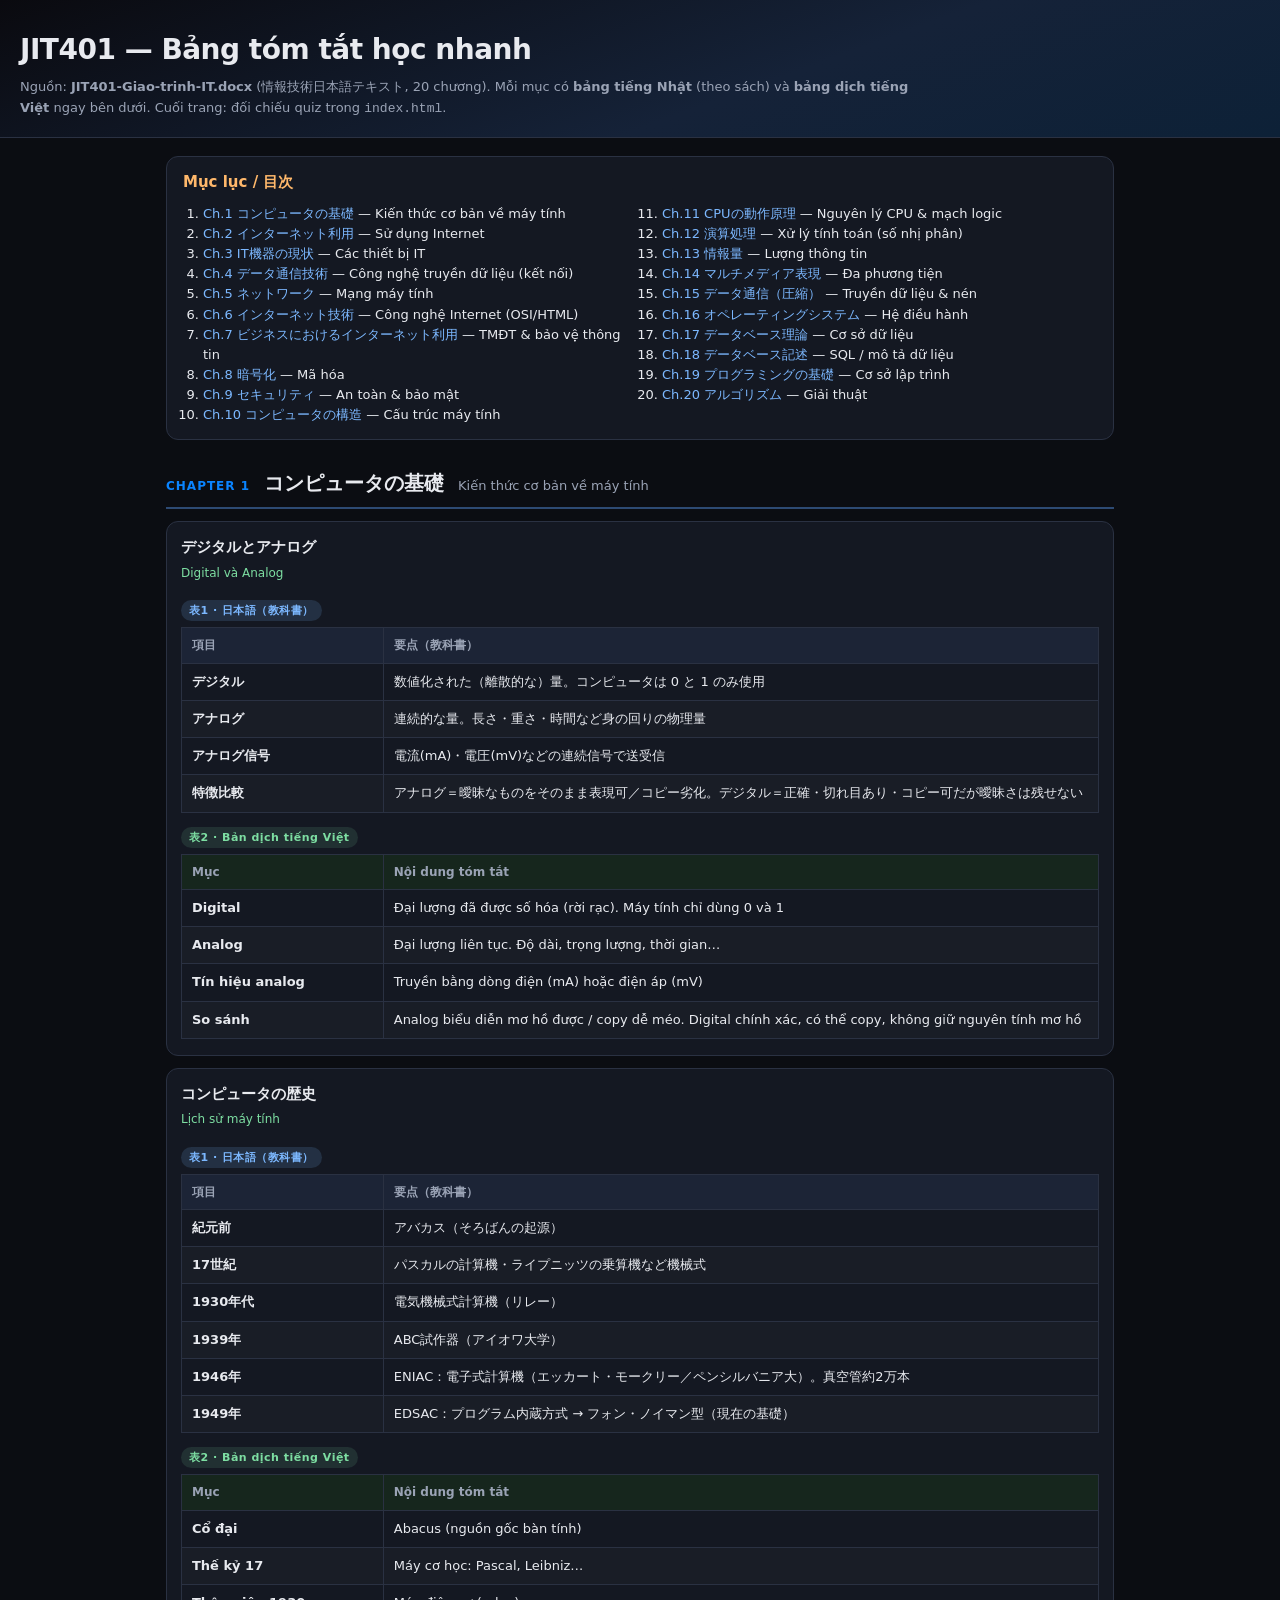
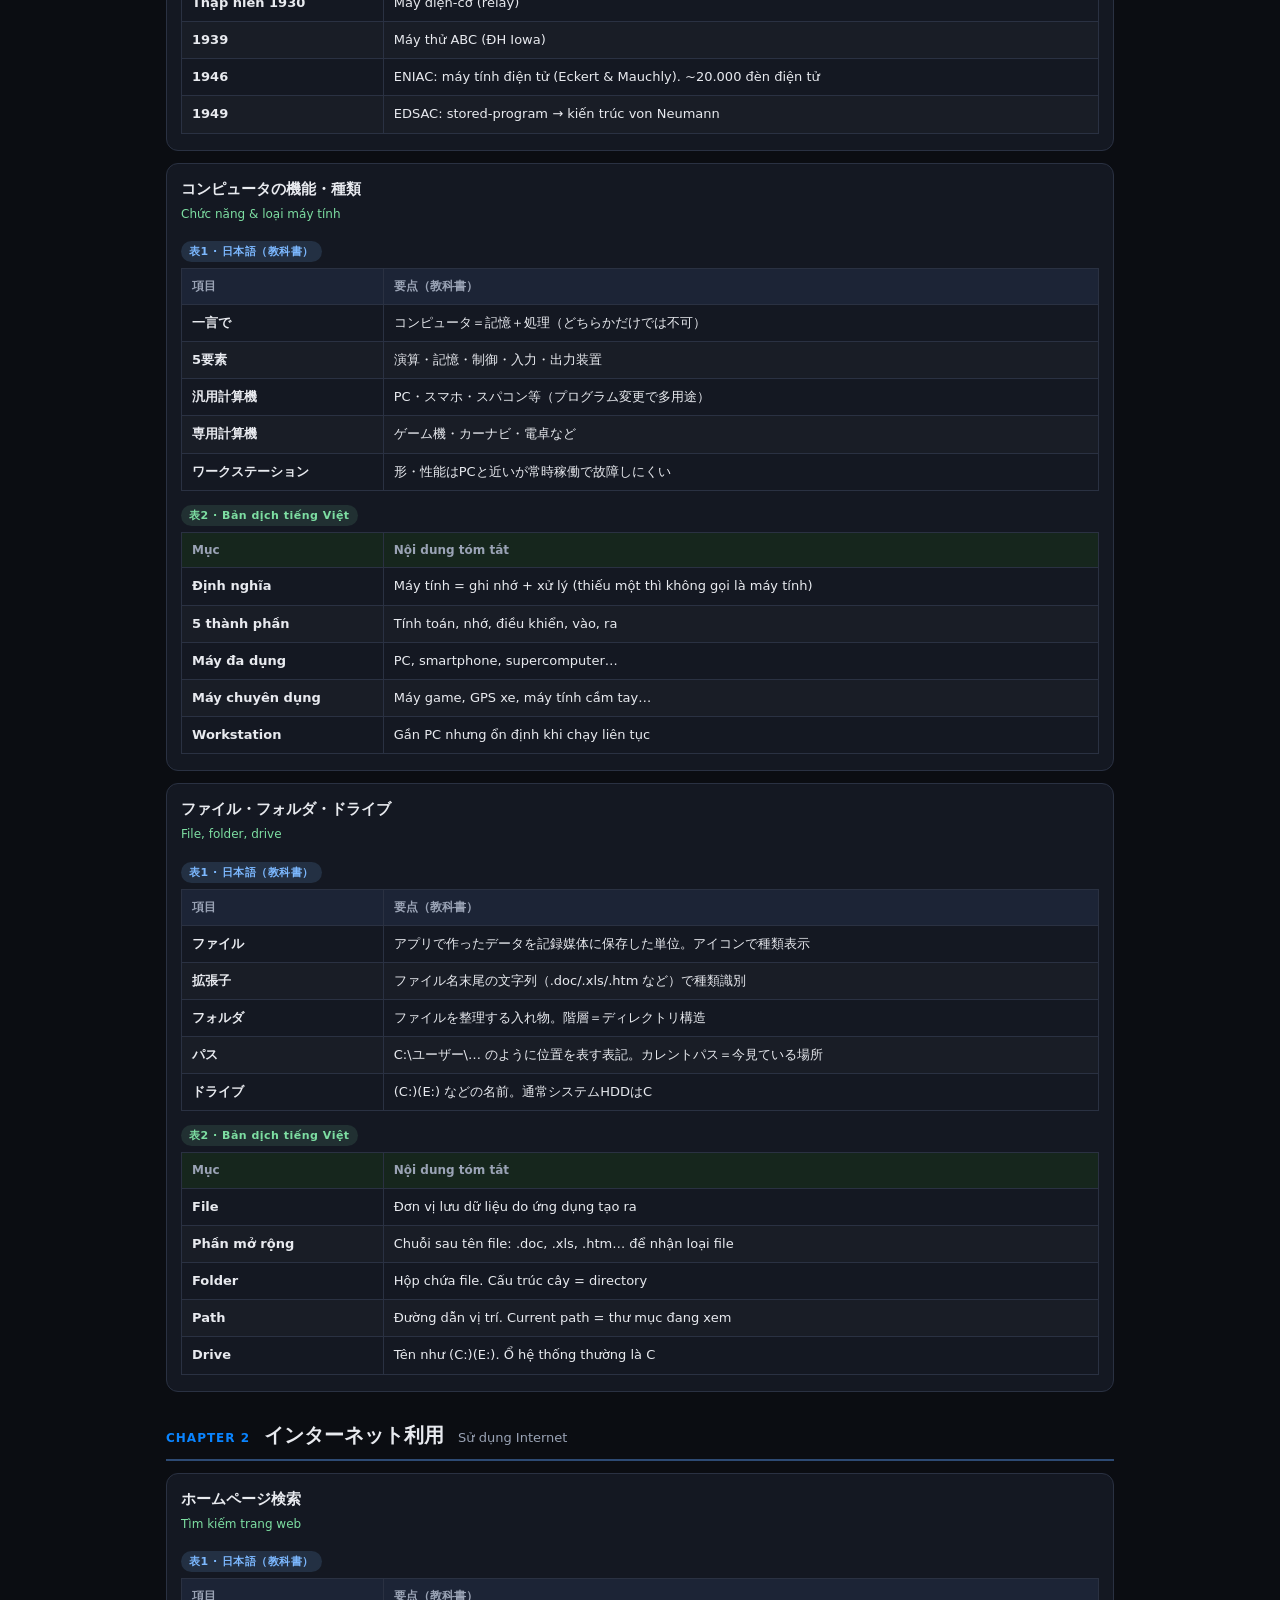
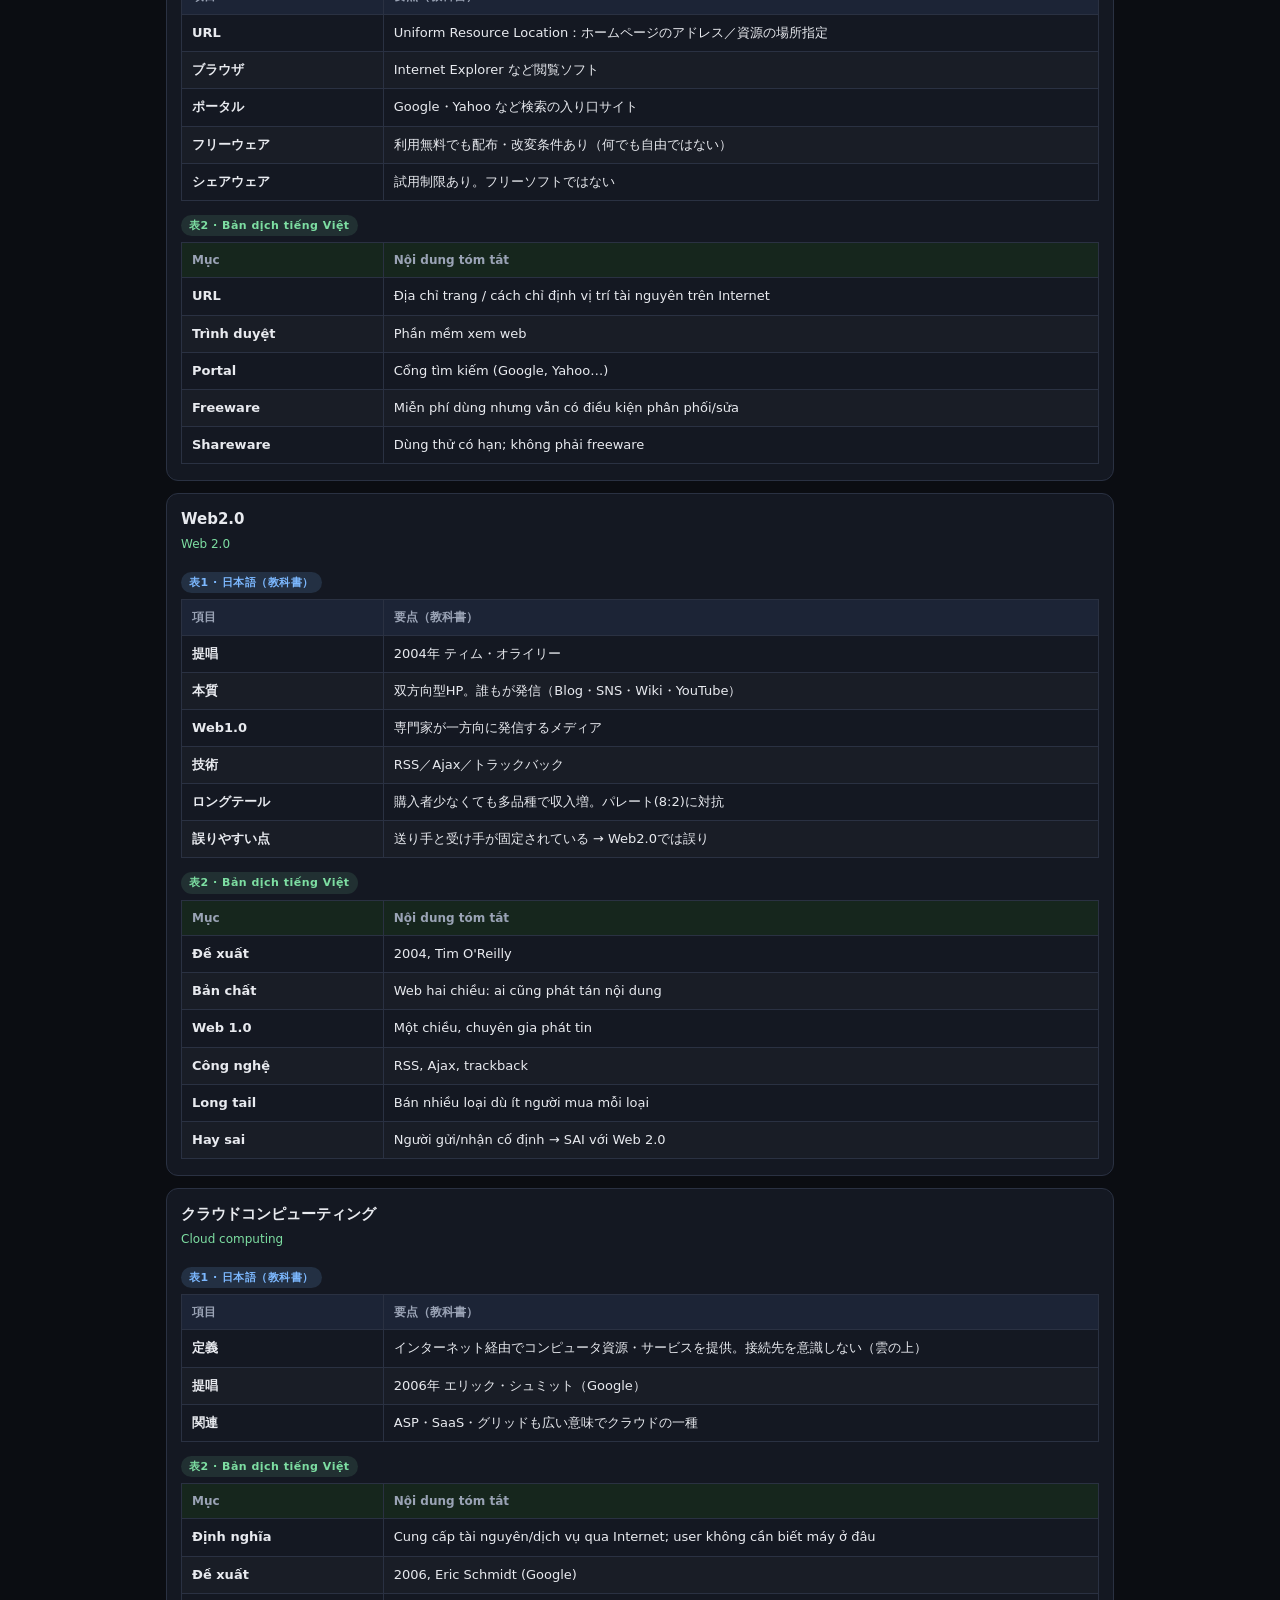
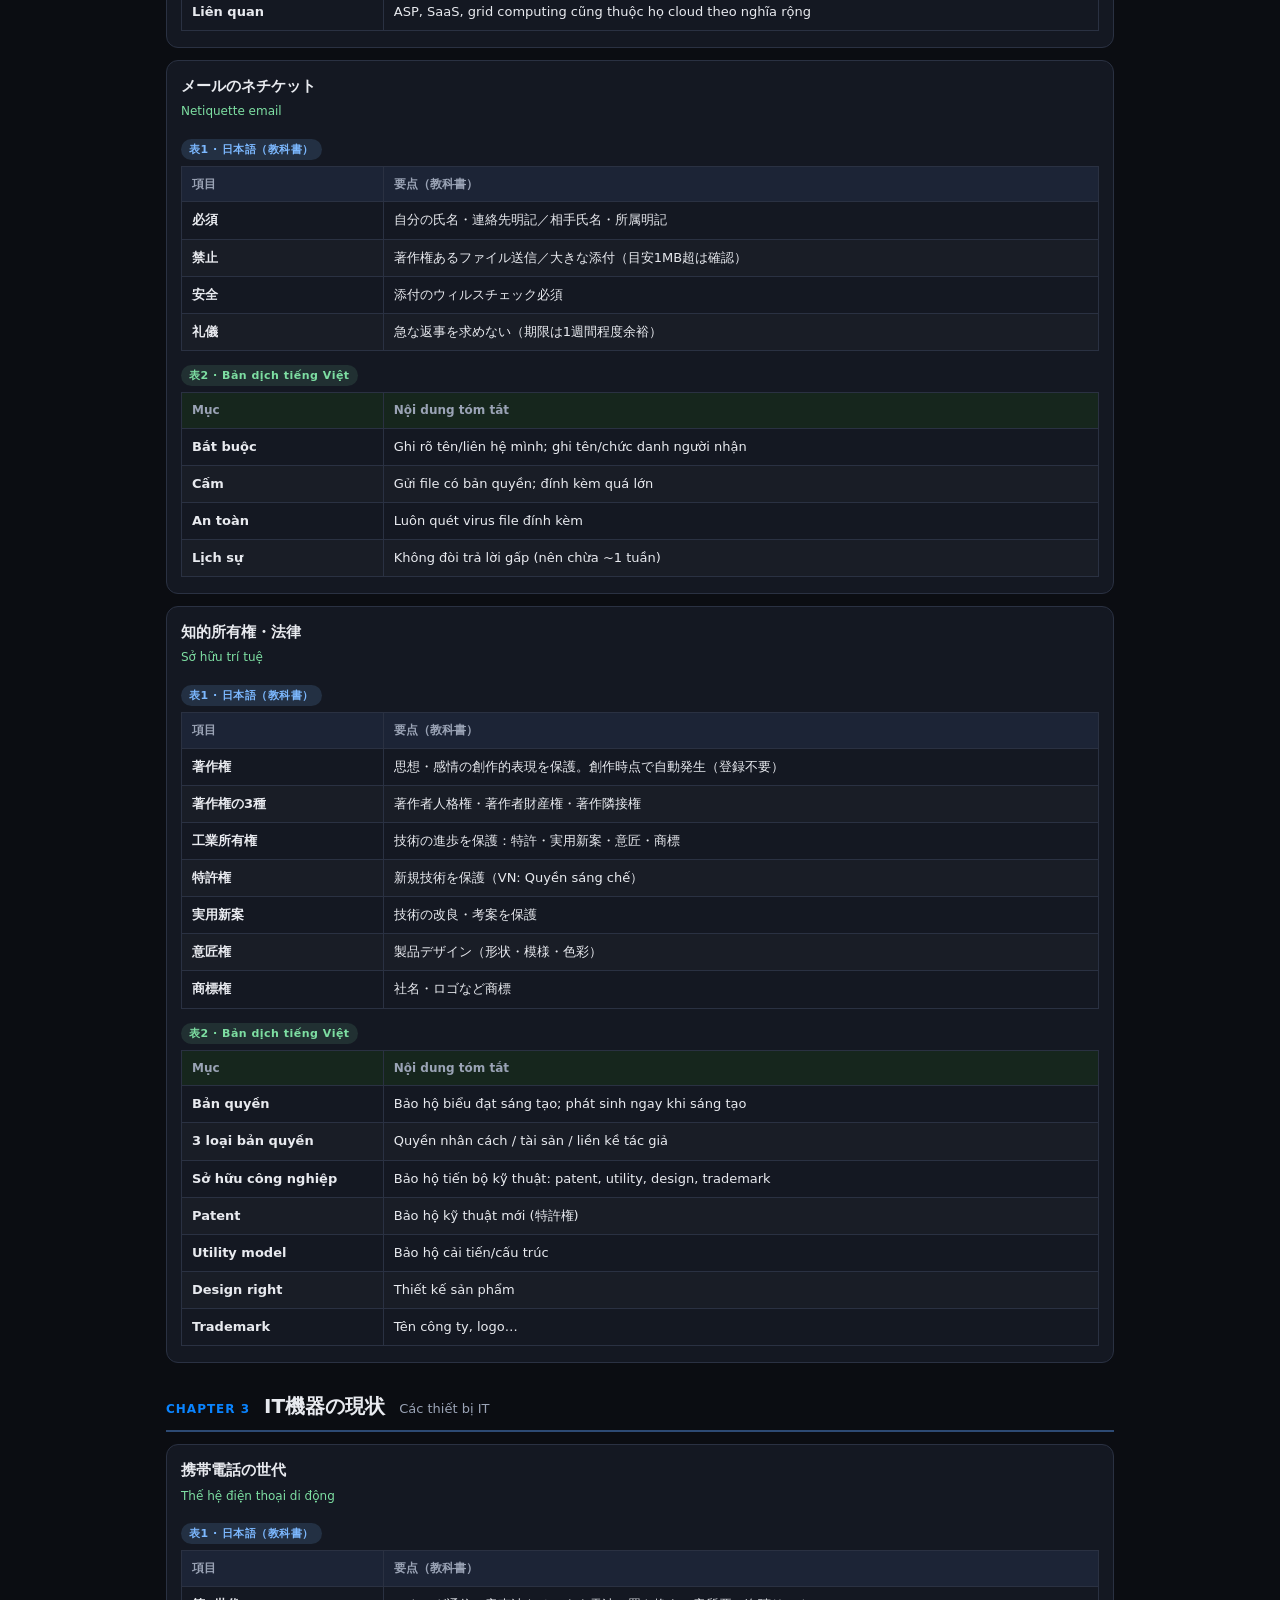
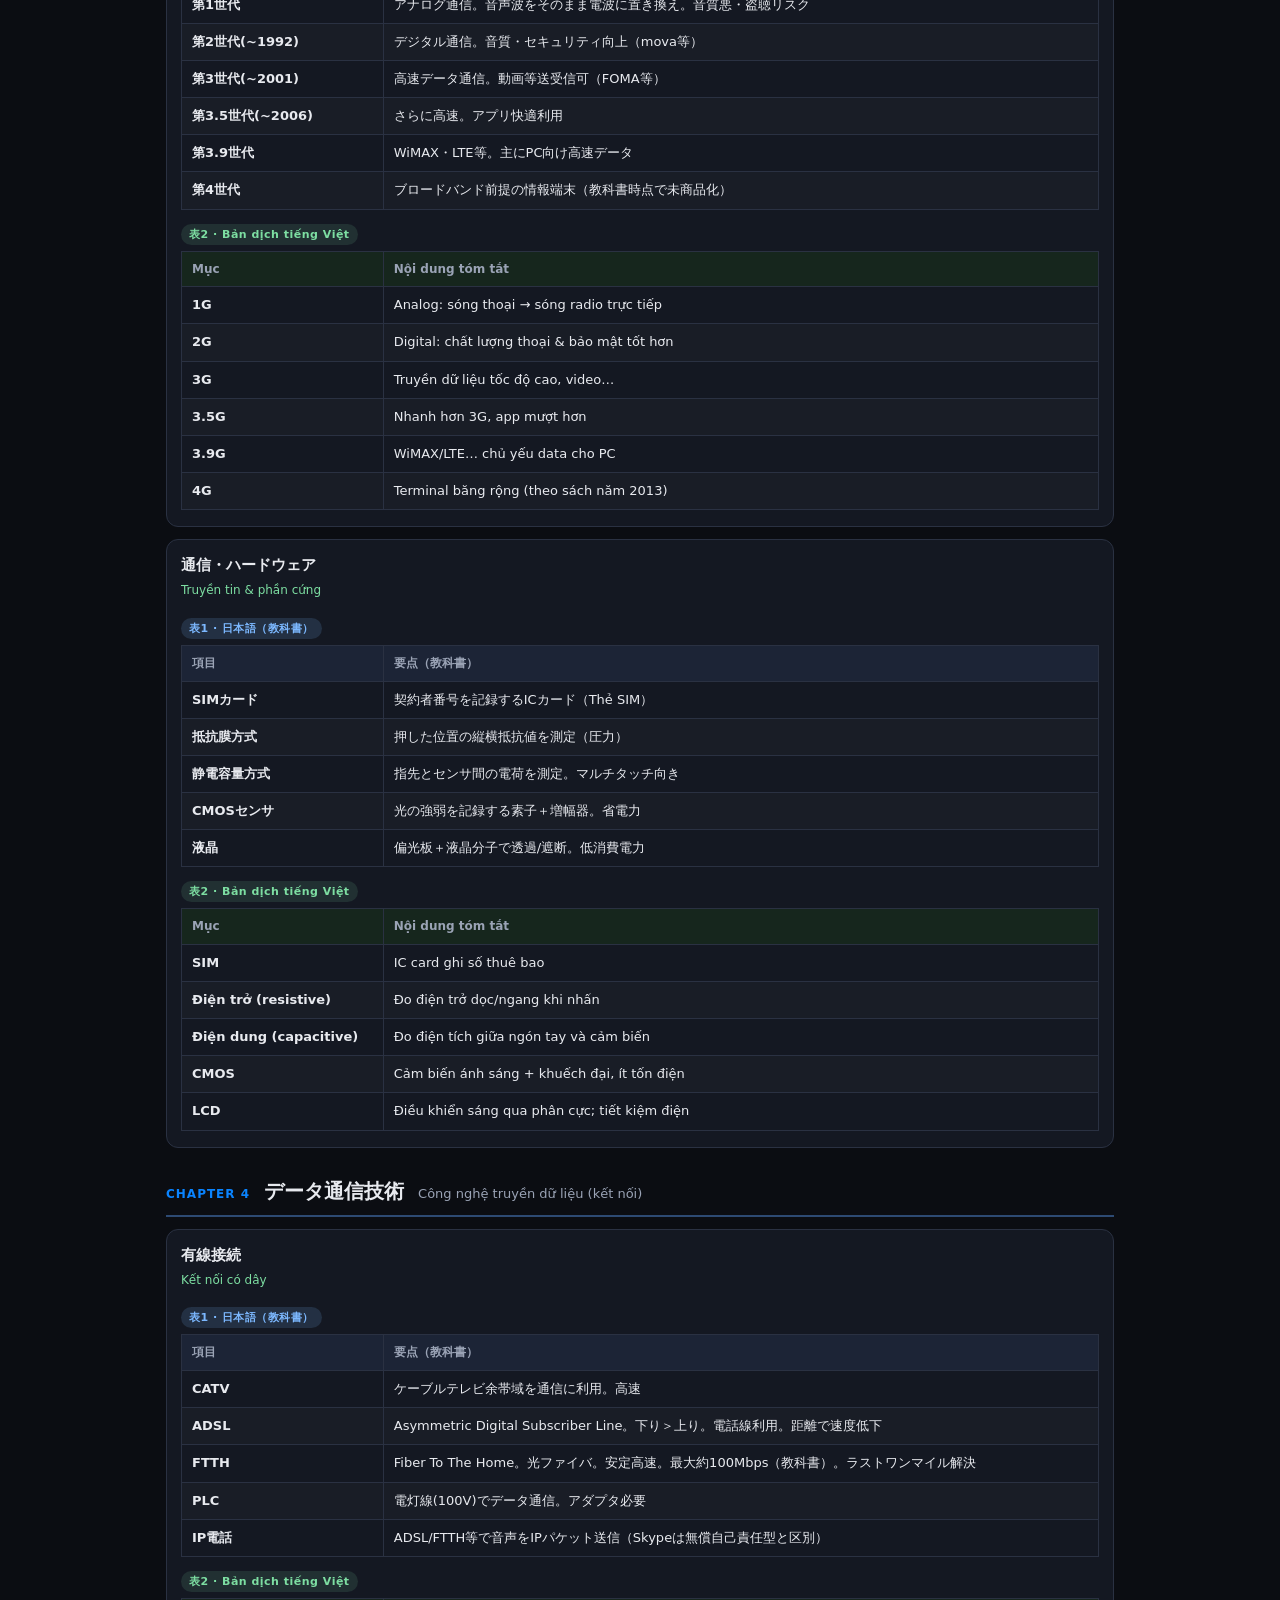
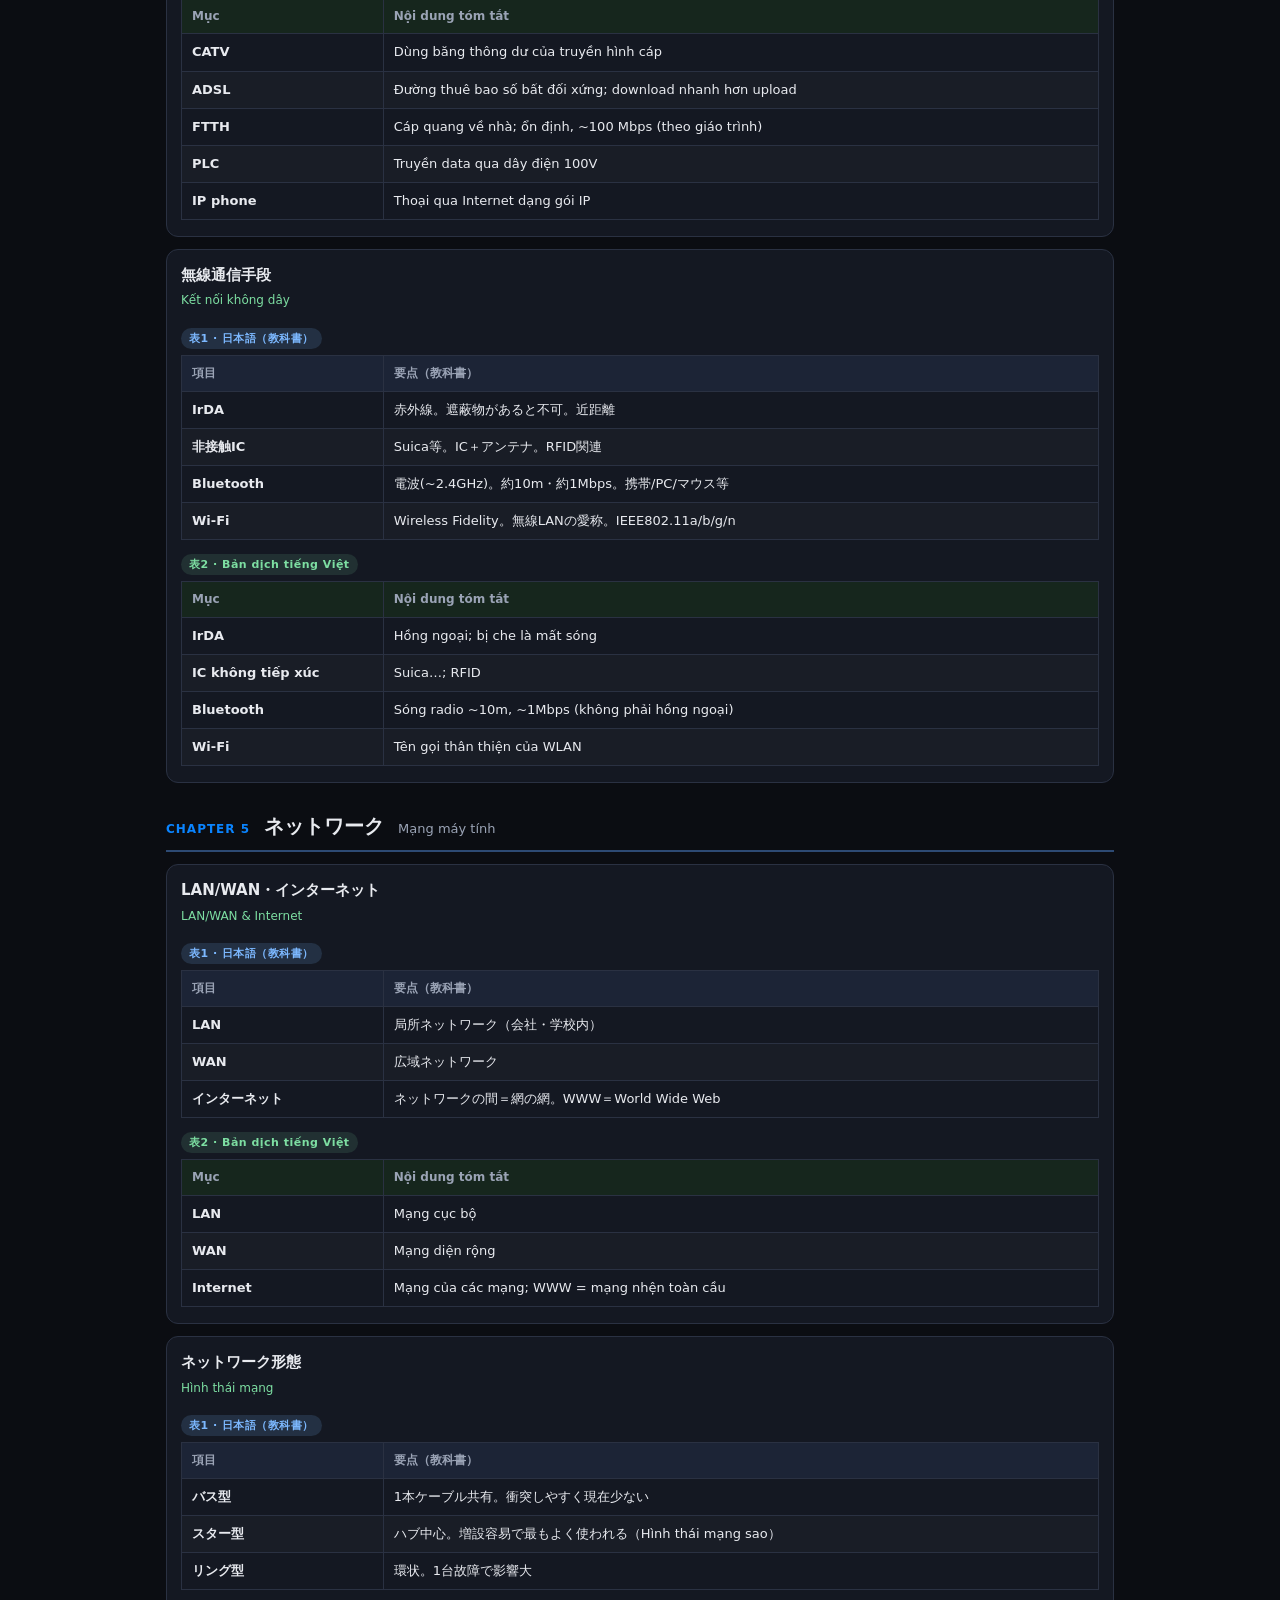
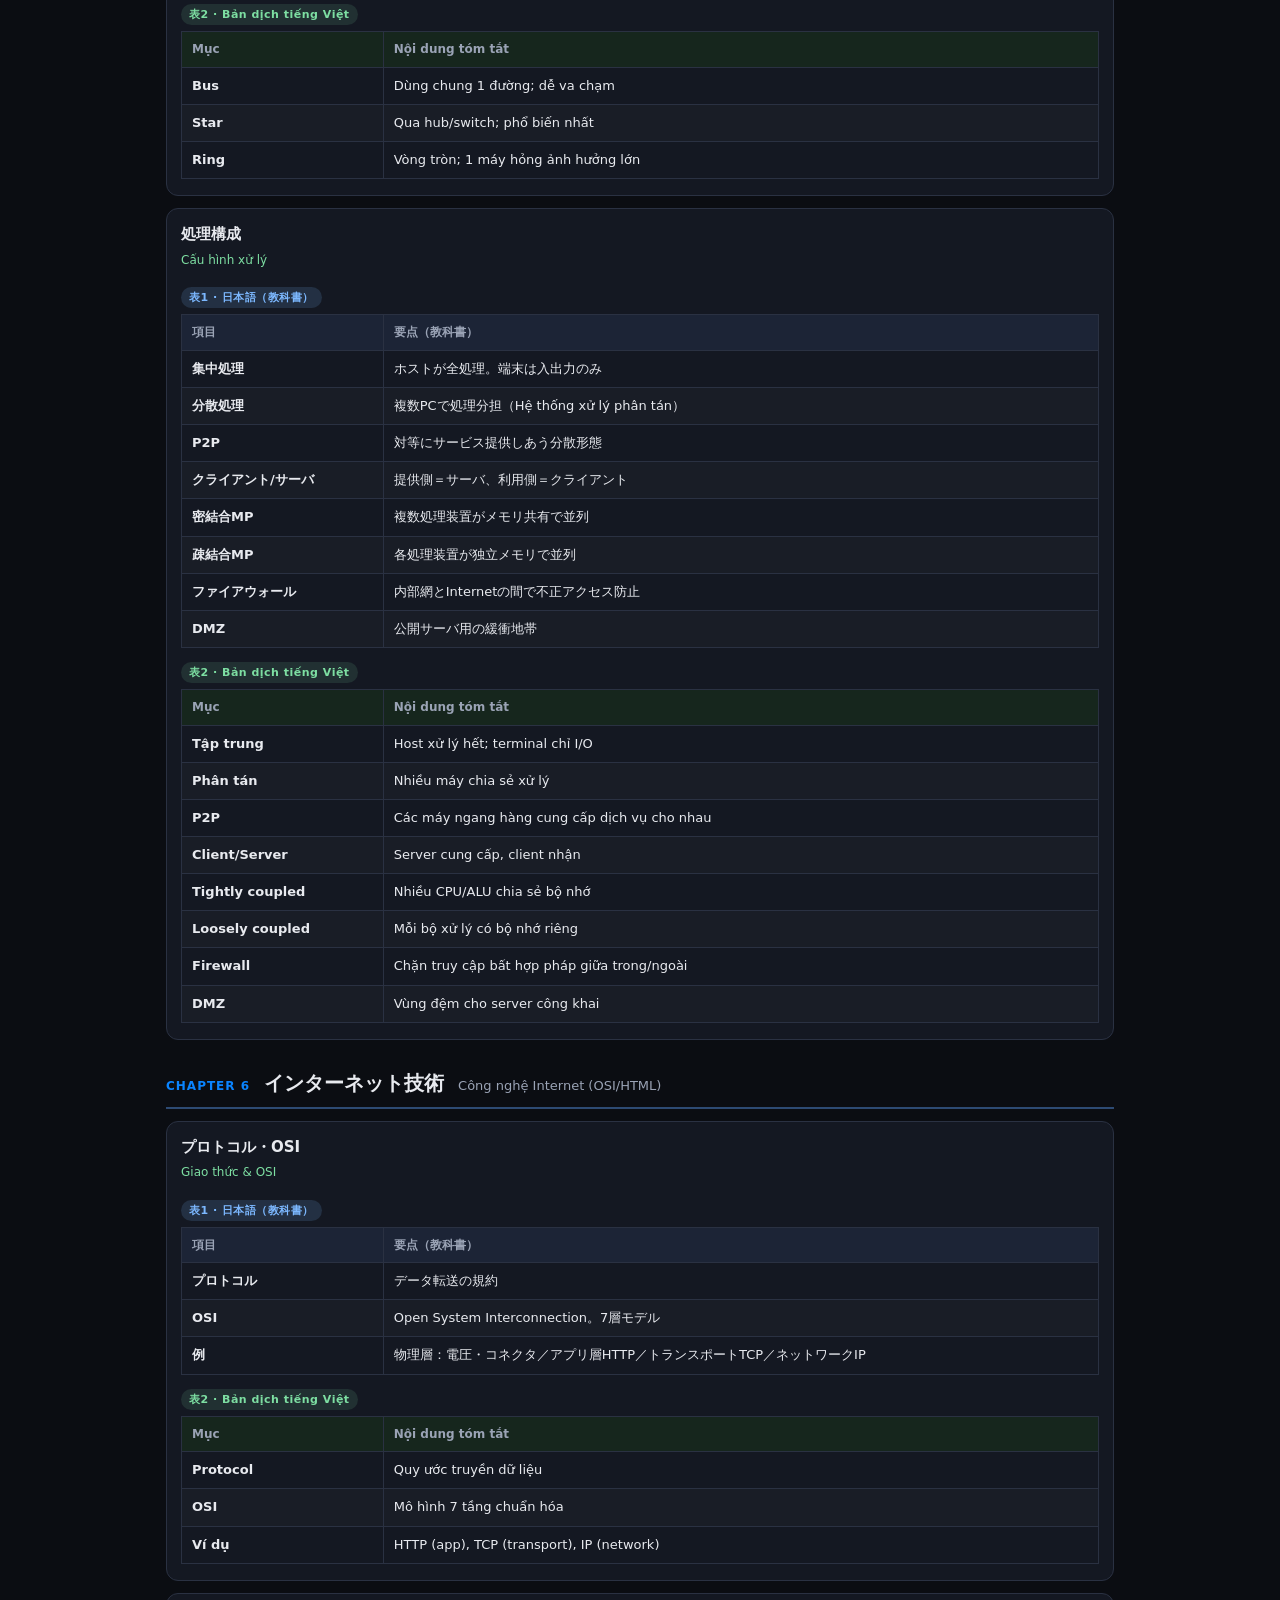
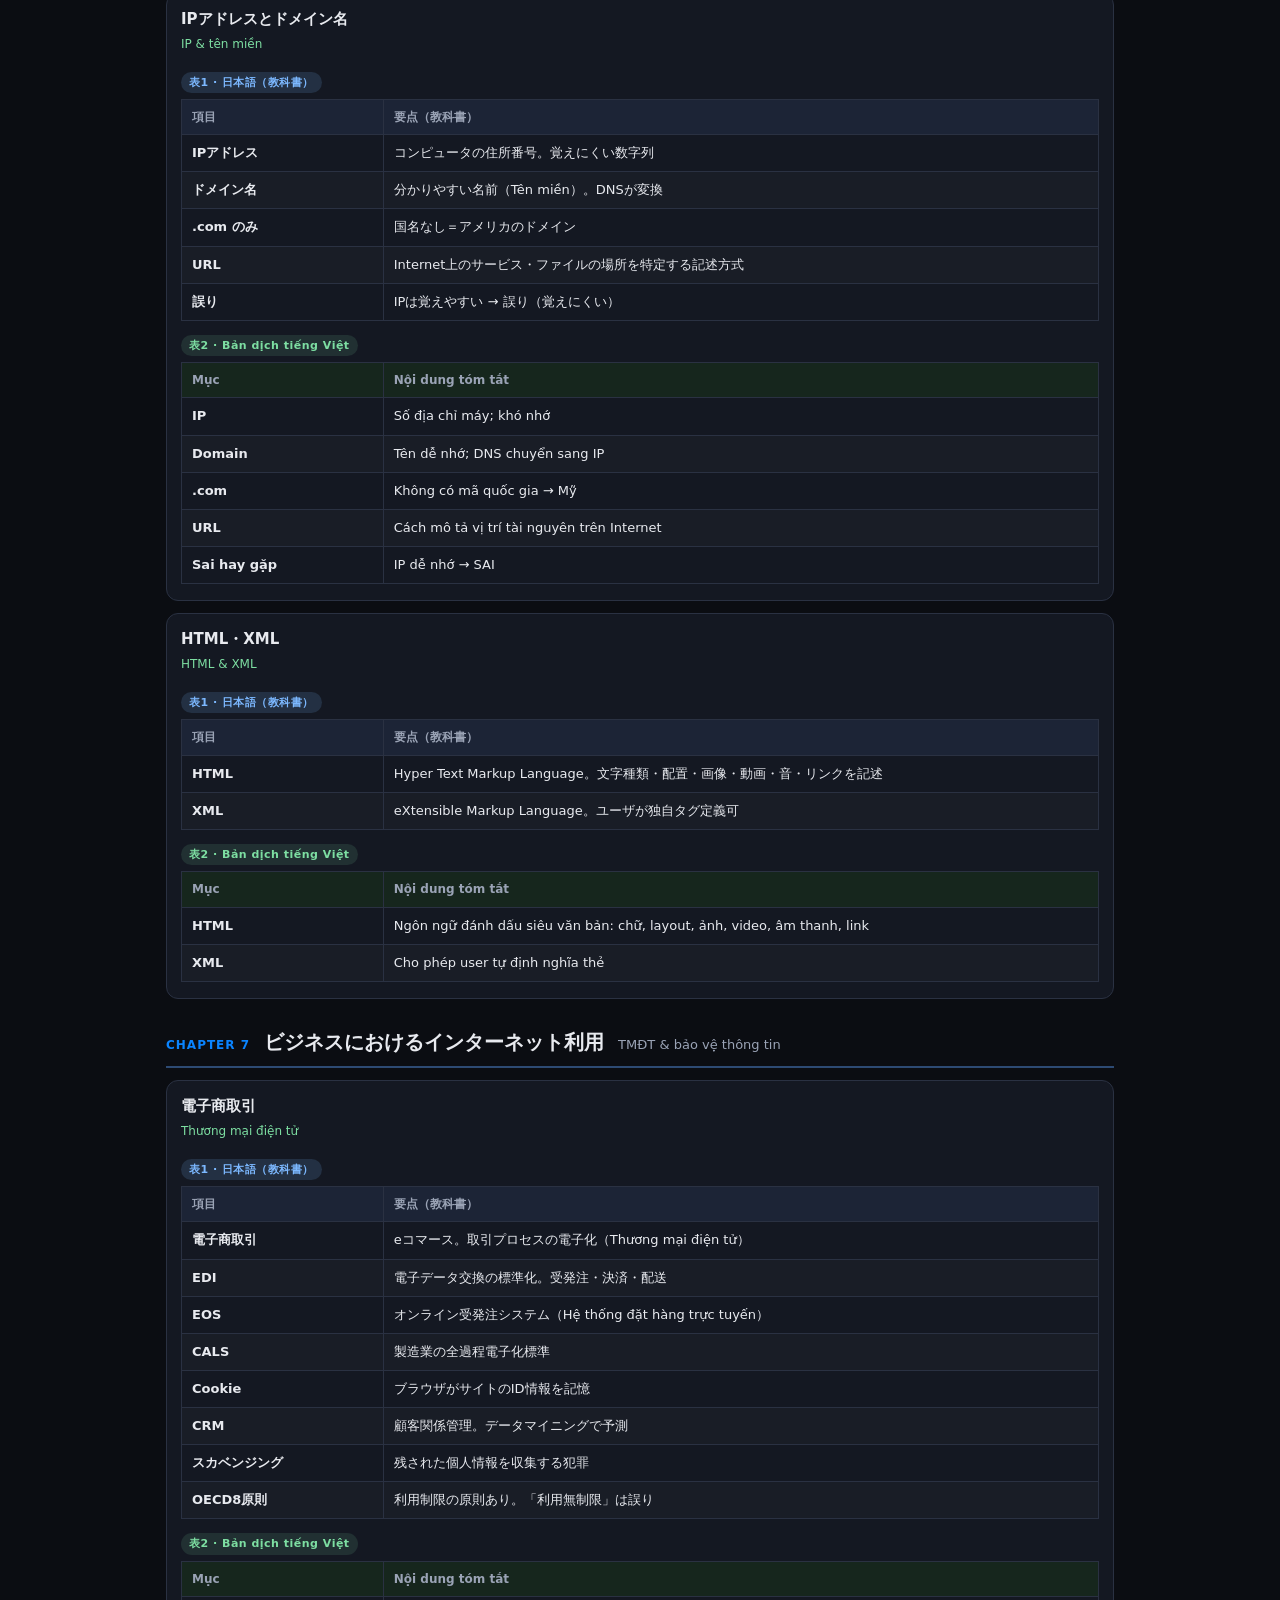
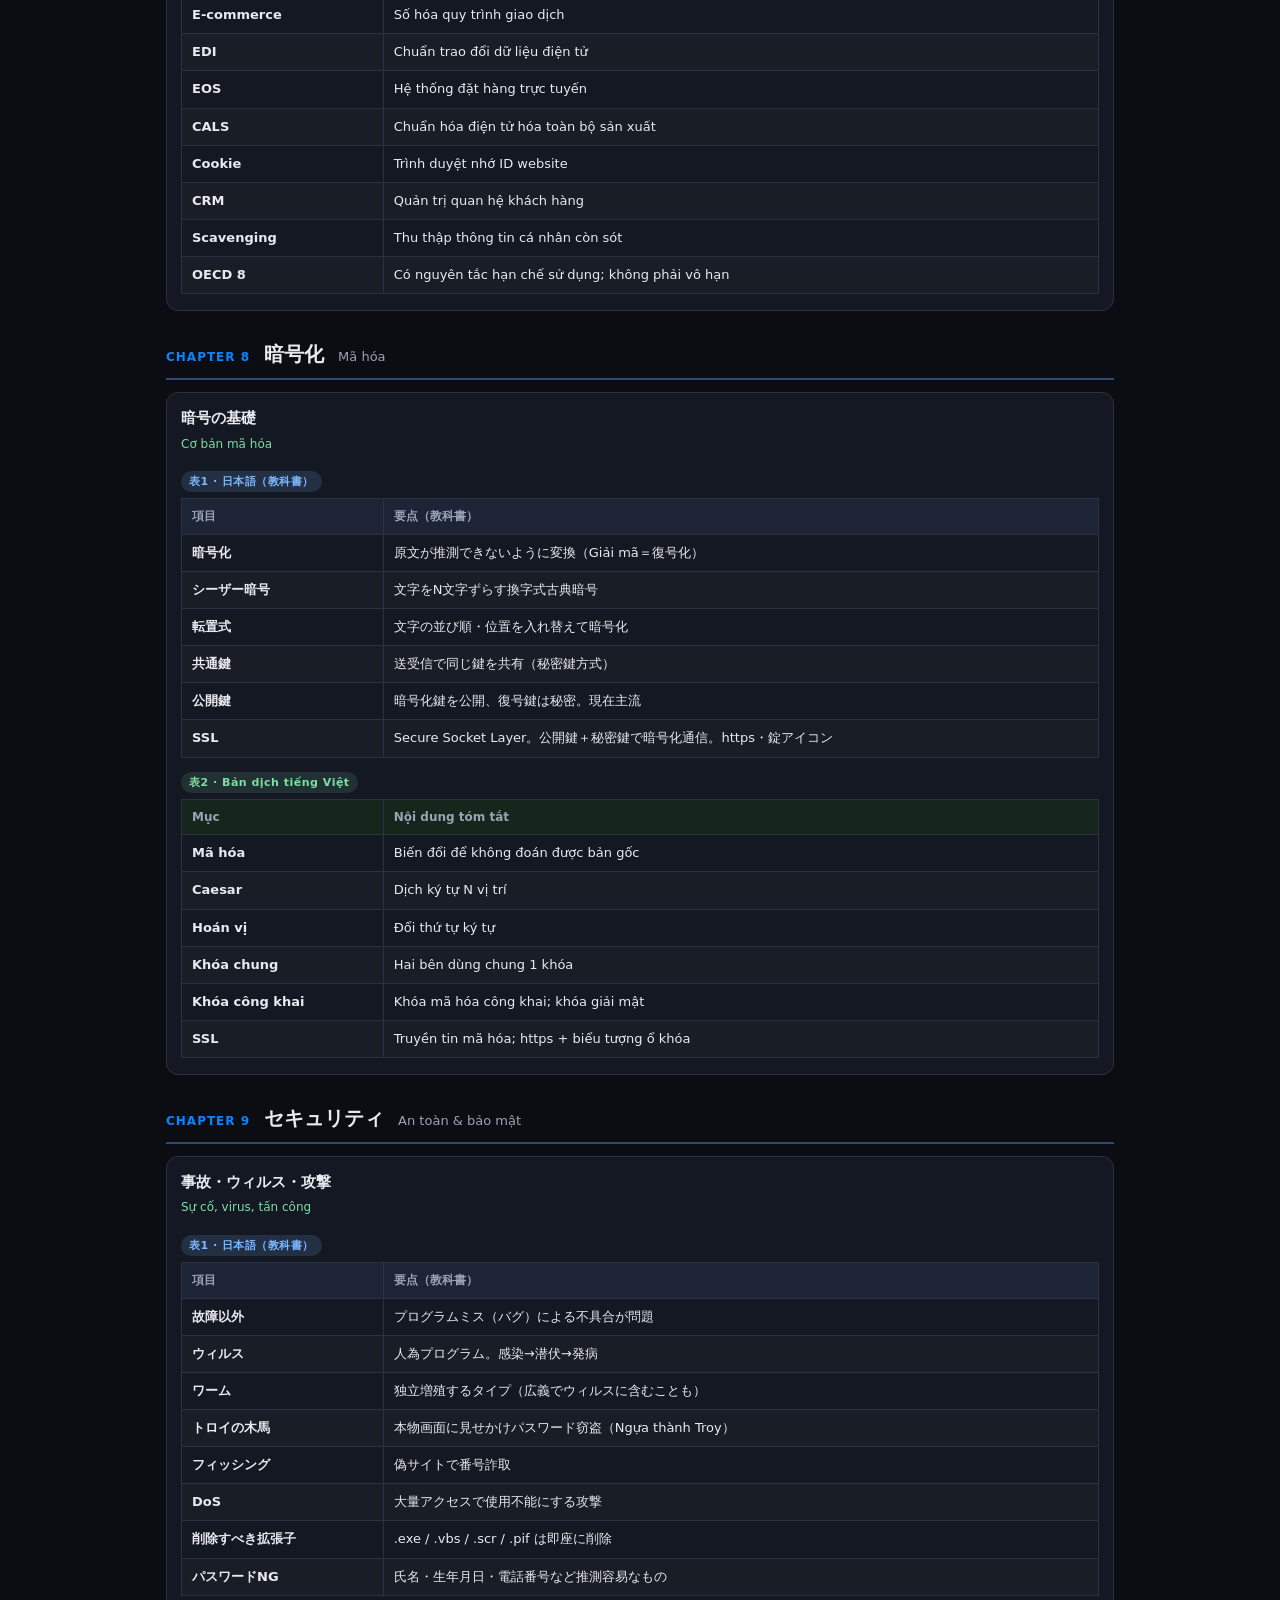
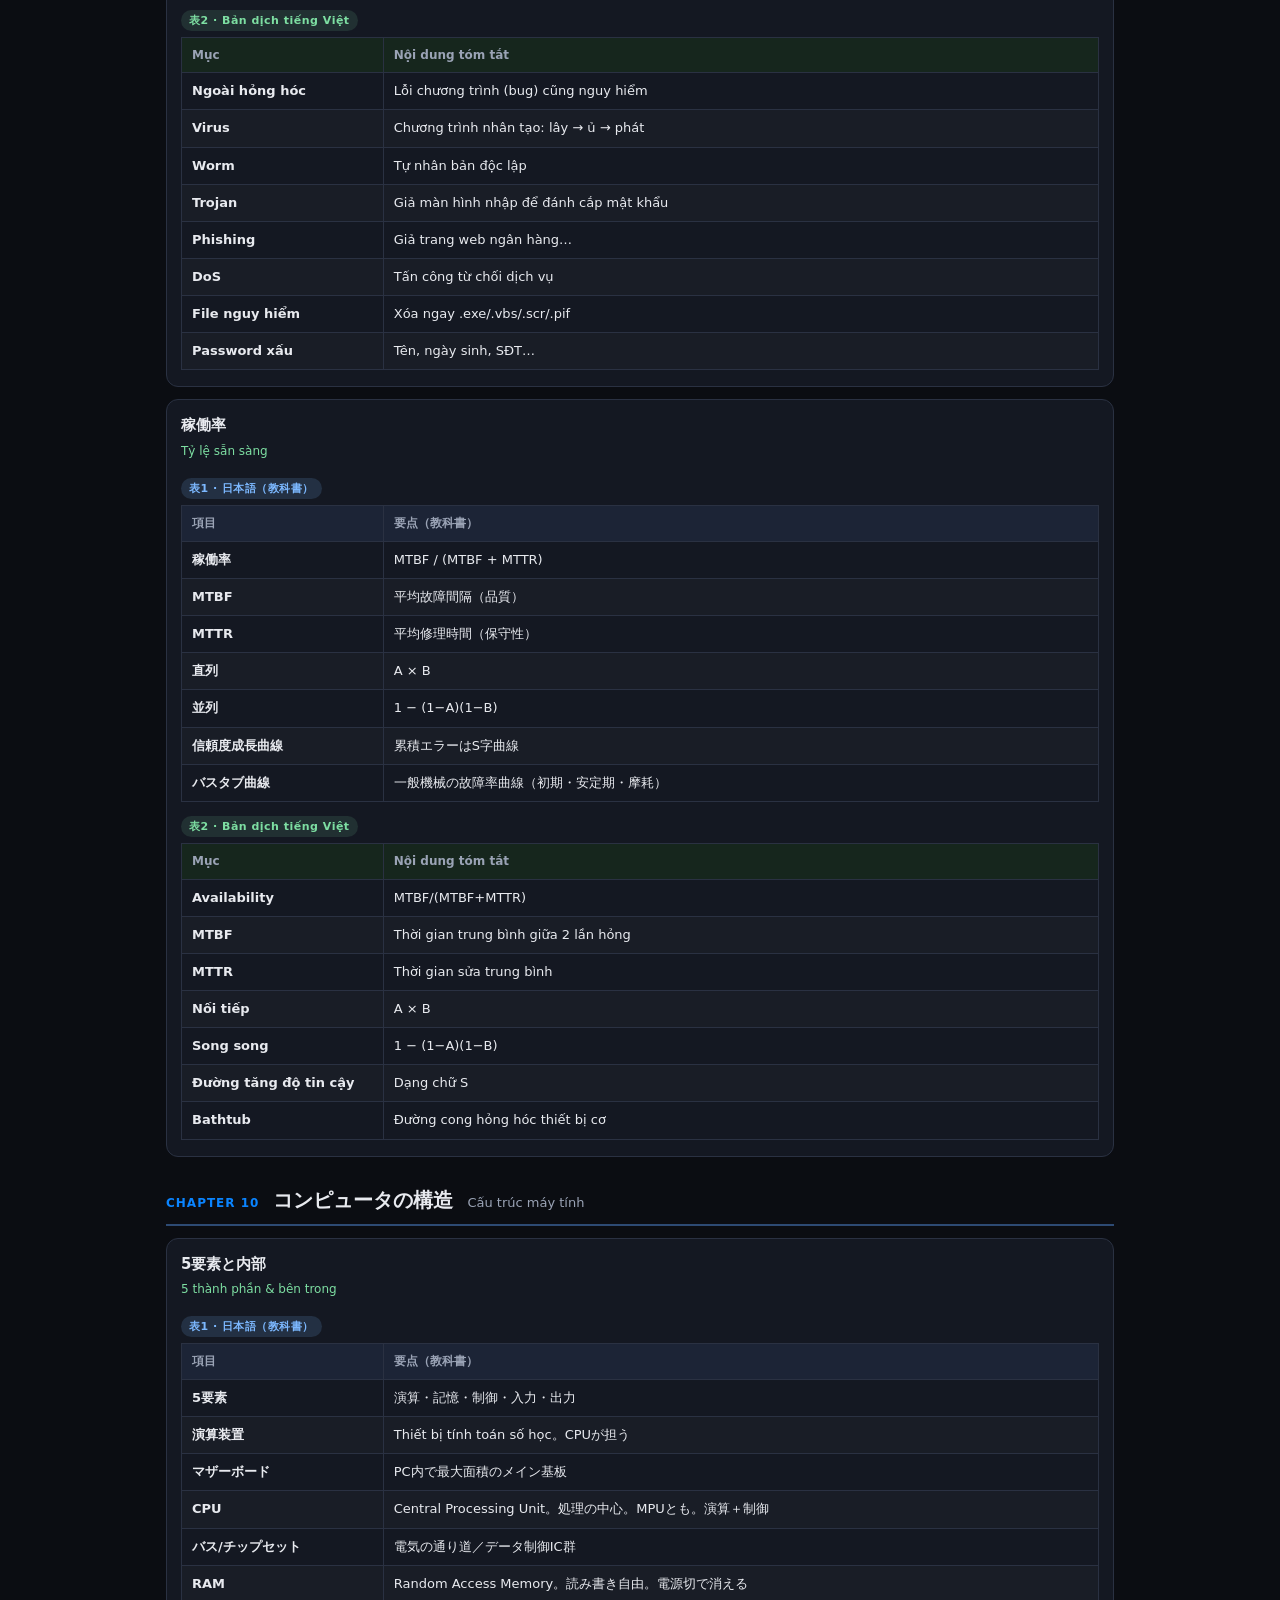
<file: tom-tat-jit401.html>
<!DOCTYPE html>
<html lang="vi">
<head>
<meta charset="utf-8"/>
<meta name="viewport" content="width=device-width, initial-scale=1"/>
<title>JIT401 — Bảng tóm tắt học nhanh (JP + VI)</title>
<style>
:root{--bg:#0b0d12;--card:#141822;--border:#2a3142;--text:#e8eaef;--muted:#9aa3b5;--jp:#7cb8ff;--vi:#7ddea2;--acc:#ffb86b;--quiz:#ff7b9c}
*{box-sizing:border-box}
body{margin:0;font-family:"Segoe UI","Noto Sans JP","Meiryo",system-ui,sans-serif;background:var(--bg);color:var(--text);line-height:1.55}
header{padding:28px 20px 18px;background:linear-gradient(160deg,#0a0a0f,#152238 60%,#0d2137);border-bottom:1px solid var(--border);position:sticky;top:0;z-index:10}
header h1{margin:0 0 6px;font-size:clamp(18px,3vw,28px);letter-spacing:-.5px}
header p{margin:0;color:var(--muted);font-size:13px;max-width:900px}
.wrap{max-width:980px;margin:0 auto;padding:18px 16px 80px}
.toc{background:var(--card);border:1px solid var(--border);border-radius:12px;padding:14px 16px;margin-bottom:22px}
.toc h2{margin:0 0 10px;font-size:15px;color:var(--acc)}
.toc ol{margin:0;padding-left:20px;columns:2;gap:24px;font-size:13px}
.toc a{color:var(--jp);text-decoration:none}
.toc a:hover{text-decoration:underline}
.ch{margin:28px 0;scroll-margin-top:90px}
.ch-head{display:flex;flex-wrap:wrap;align-items:baseline;gap:8px 14px;margin-bottom:10px;padding-bottom:8px;border-bottom:2px solid #2d4a73}
.ch-no{font-size:12px;font-weight:700;color:#0a84ff;letter-spacing:1px}
.ch-title{font-size:20px;font-weight:700}
.ch-sub{color:var(--muted);font-size:13px}
.sec{background:var(--card);border:1px solid var(--border);border-radius:12px;padding:14px 14px 10px;margin:12px 0}
.sec h3{margin:0 0 4px;font-size:15px}
.sec .sec-vi{margin:0 0 10px;color:var(--vi);font-size:12px}
.lbl{display:inline-block;font-size:11px;font-weight:700;letter-spacing:.5px;padding:2px 8px;border-radius:999px;margin:8px 0 6px}
.lbl.jp{background:rgba(124,184,255,.15);color:var(--jp)}
.lbl.vi{background:rgba(125,222,162,.12);color:var(--vi)}
table.sum{width:100%;border-collapse:collapse;font-size:13px;margin-bottom:6px}
table.sum th,table.sum td{border:1px solid var(--border);padding:8px 10px;vertical-align:top}
table.sum th{background:#1c2436;text-align:left;font-size:12px;color:var(--muted)}
table.sum.vi th{background:#16261d}
table.sum tr:nth-child(even) td{background:rgba(255,255,255,.02)}
.quiz{background:linear-gradient(180deg,#1a1220,#141822);border:1px solid #5a2a3c;border-radius:12px;padding:16px;margin-top:36px}
.quiz h2{margin:0 0 8px;color:var(--quiz);font-size:18px}
.quiz p{color:var(--muted);font-size:13px;margin:0 0 12px}
.quiz ul{margin:0;padding-left:18px;font-size:13px}
.quiz li{margin:6px 0}
.pass{margin-top:16px;padding:12px;border-radius:10px;background:rgba(48,209,88,.1);border:1px solid rgba(48,209,88,.35);color:#9dffb5;font-size:13px}
footer{margin-top:40px;color:var(--muted);font-size:12px;text-align:center}
@media(max-width:700px){.toc ol{columns:1}}
</style>
</head>
<body>
<header>
  <h1>JIT401 — Bảng tóm tắt học nhanh</h1>
  <p>Nguồn: <strong>JIT401-Giao-trinh-IT.docx</strong> (情報技術日本語テキスト, 20 chương).
  Mỗi mục có <strong>bảng tiếng Nhật</strong> (theo sách) và <strong>bảng dịch tiếng Việt</strong> ngay bên dưới.
  Cuối trang: đối chiếu quiz trong <code>index.html</code>.</p>
</header>
<div class="wrap">
<div class="toc">
<h2>Mục lục / 目次</h2>
<ol>
<li><a href="#ch1">Ch.1 コンピュータの基礎</a> — Kiến thức cơ bản về máy tính</li><li><a href="#ch2">Ch.2 インターネット利用</a> — Sử dụng Internet</li><li><a href="#ch3">Ch.3 IT機器の現状</a> — Các thiết bị IT</li><li><a href="#ch4">Ch.4 データ通信技術</a> — Công nghệ truyền dữ liệu (kết nối)</li><li><a href="#ch5">Ch.5 ネットワーク</a> — Mạng máy tính</li><li><a href="#ch6">Ch.6 インターネット技術</a> — Công nghệ Internet (OSI/HTML)</li><li><a href="#ch7">Ch.7 ビジネスにおけるインターネット利用</a> — TMĐT &amp; bảo vệ thông tin</li><li><a href="#ch8">Ch.8 暗号化</a> — Mã hóa</li><li><a href="#ch9">Ch.9 セキュリティ</a> — An toàn &amp; bảo mật</li><li><a href="#ch10">Ch.10 コンピュータの構造</a> — Cấu trúc máy tính</li><li><a href="#ch11">Ch.11 CPUの動作原理</a> — Nguyên lý CPU &amp; mạch logic</li><li><a href="#ch12">Ch.12 演算処理</a> — Xử lý tính toán (số nhị phân)</li><li><a href="#ch13">Ch.13 情報量</a> — Lượng thông tin</li><li><a href="#ch14">Ch.14 マルチメディア表現</a> — Đa phương tiện</li><li><a href="#ch15">Ch.15 データ通信（圧縮）</a> — Truyền dữ liệu &amp; nén</li><li><a href="#ch16">Ch.16 オペレーティングシステム</a> — Hệ điều hành</li><li><a href="#ch17">Ch.17 データベース理論</a> — Cơ sở dữ liệu</li><li><a href="#ch18">Ch.18 データベース記述</a> — SQL / mô tả dữ liệu</li><li><a href="#ch19">Ch.19 プログラミングの基礎</a> — Cơ sở lập trình</li><li><a href="#ch20">Ch.20 アルゴリズム</a> — Giải thuật</li></ol></div>
<section class="ch" id="ch1"><div class="ch-head"><span class="ch-no">CHAPTER 1</span><span class="ch-title">コンピュータの基礎</span><span class="ch-sub">Kiến thức cơ bản về máy tính</span></div><div class="sec"><h3>デジタルとアナログ</h3><p class="sec-vi">Digital và Analog</p><span class="lbl jp">表1 · 日本語（教科書）</span><table class="sum"><thead><tr><th style="width:22%">項目</th><th>要点（教科書）</th></tr></thead><tbody>
<tr><td><strong>デジタル</strong></td><td>数値化された（離散的な）量。コンピュータは 0 と 1 のみ使用</td></tr>
<tr><td><strong>アナログ</strong></td><td>連続的な量。長さ・重さ・時間など身の回りの物理量</td></tr>
<tr><td><strong>アナログ信号</strong></td><td>電流(mA)・電圧(mV)などの連続信号で送受信</td></tr>
<tr><td><strong>特徴比較</strong></td><td>アナログ＝曖昧なものをそのまま表現可／コピー劣化。デジタル＝正確・切れ目あり・コピー可だが曖昧さは残せない</td></tr>
</tbody></table><span class="lbl vi">表2 · Bản dịch tiếng Việt</span><table class="sum vi"><thead><tr><th style="width:22%">Mục</th><th>Nội dung tóm tắt</th></tr></thead><tbody>
<tr><td><strong>Digital</strong></td><td>Đại lượng đã được số hóa (rời rạc). Máy tính chỉ dùng 0 và 1</td></tr>
<tr><td><strong>Analog</strong></td><td>Đại lượng liên tục. Độ dài, trọng lượng, thời gian…</td></tr>
<tr><td><strong>Tín hiệu analog</strong></td><td>Truyền bằng dòng điện (mA) hoặc điện áp (mV)</td></tr>
<tr><td><strong>So sánh</strong></td><td>Analog biểu diễn mơ hồ được / copy dễ méo. Digital chính xác, có thể copy, không giữ nguyên tính mơ hồ</td></tr>
</tbody></table></div><div class="sec"><h3>コンピュータの歴史</h3><p class="sec-vi">Lịch sử máy tính</p><span class="lbl jp">表1 · 日本語（教科書）</span><table class="sum"><thead><tr><th style="width:22%">項目</th><th>要点（教科書）</th></tr></thead><tbody>
<tr><td><strong>紀元前</strong></td><td>アバカス（そろばんの起源）</td></tr>
<tr><td><strong>17世紀</strong></td><td>パスカルの計算機・ライプニッツの乗算機など機械式</td></tr>
<tr><td><strong>1930年代</strong></td><td>電気機械式計算機（リレー）</td></tr>
<tr><td><strong>1939年</strong></td><td>ABC試作器（アイオワ大学）</td></tr>
<tr><td><strong>1946年</strong></td><td>ENIAC：電子式計算機（エッカート・モークリー／ペンシルバニア大）。真空管約2万本</td></tr>
<tr><td><strong>1949年</strong></td><td>EDSAC：プログラム内蔵方式 → フォン・ノイマン型（現在の基礎）</td></tr>
</tbody></table><span class="lbl vi">表2 · Bản dịch tiếng Việt</span><table class="sum vi"><thead><tr><th style="width:22%">Mục</th><th>Nội dung tóm tắt</th></tr></thead><tbody>
<tr><td><strong>Cổ đại</strong></td><td>Abacus (nguồn gốc bàn tính)</td></tr>
<tr><td><strong>Thế kỷ 17</strong></td><td>Máy cơ học: Pascal, Leibniz…</td></tr>
<tr><td><strong>Thập niên 1930</strong></td><td>Máy điện-cơ (relay)</td></tr>
<tr><td><strong>1939</strong></td><td>Máy thử ABC (ĐH Iowa)</td></tr>
<tr><td><strong>1946</strong></td><td>ENIAC: máy tính điện tử (Eckert &amp; Mauchly). ~20.000 đèn điện tử</td></tr>
<tr><td><strong>1949</strong></td><td>EDSAC: stored-program → kiến trúc von Neumann</td></tr>
</tbody></table></div><div class="sec"><h3>コンピュータの機能・種類</h3><p class="sec-vi">Chức năng &amp; loại máy tính</p><span class="lbl jp">表1 · 日本語（教科書）</span><table class="sum"><thead><tr><th style="width:22%">項目</th><th>要点（教科書）</th></tr></thead><tbody>
<tr><td><strong>一言で</strong></td><td>コンピュータ＝記憶＋処理（どちらかだけでは不可）</td></tr>
<tr><td><strong>5要素</strong></td><td>演算・記憶・制御・入力・出力装置</td></tr>
<tr><td><strong>汎用計算機</strong></td><td>PC・スマホ・スパコン等（プログラム変更で多用途）</td></tr>
<tr><td><strong>専用計算機</strong></td><td>ゲーム機・カーナビ・電卓など</td></tr>
<tr><td><strong>ワークステーション</strong></td><td>形・性能はPCと近いが常時稼働で故障しにくい</td></tr>
</tbody></table><span class="lbl vi">表2 · Bản dịch tiếng Việt</span><table class="sum vi"><thead><tr><th style="width:22%">Mục</th><th>Nội dung tóm tắt</th></tr></thead><tbody>
<tr><td><strong>Định nghĩa</strong></td><td>Máy tính = ghi nhớ + xử lý (thiếu một thì không gọi là máy tính)</td></tr>
<tr><td><strong>5 thành phần</strong></td><td>Tính toán, nhớ, điều khiển, vào, ra</td></tr>
<tr><td><strong>Máy đa dụng</strong></td><td>PC, smartphone, supercomputer…</td></tr>
<tr><td><strong>Máy chuyên dụng</strong></td><td>Máy game, GPS xe, máy tính cầm tay…</td></tr>
<tr><td><strong>Workstation</strong></td><td>Gần PC nhưng ổn định khi chạy liên tục</td></tr>
</tbody></table></div><div class="sec"><h3>ファイル・フォルダ・ドライブ</h3><p class="sec-vi">File, folder, drive</p><span class="lbl jp">表1 · 日本語（教科書）</span><table class="sum"><thead><tr><th style="width:22%">項目</th><th>要点（教科書）</th></tr></thead><tbody>
<tr><td><strong>ファイル</strong></td><td>アプリで作ったデータを記録媒体に保存した単位。アイコンで種類表示</td></tr>
<tr><td><strong>拡張子</strong></td><td>ファイル名末尾の文字列（.doc/.xls/.htm など）で種類識別</td></tr>
<tr><td><strong>フォルダ</strong></td><td>ファイルを整理する入れ物。階層＝ディレクトリ構造</td></tr>
<tr><td><strong>パス</strong></td><td>C:\ユーザー\… のように位置を表す表記。カレントパス＝今見ている場所</td></tr>
<tr><td><strong>ドライブ</strong></td><td>(C:)(E:) などの名前。通常システムHDDはC</td></tr>
</tbody></table><span class="lbl vi">表2 · Bản dịch tiếng Việt</span><table class="sum vi"><thead><tr><th style="width:22%">Mục</th><th>Nội dung tóm tắt</th></tr></thead><tbody>
<tr><td><strong>File</strong></td><td>Đơn vị lưu dữ liệu do ứng dụng tạo ra</td></tr>
<tr><td><strong>Phần mở rộng</strong></td><td>Chuỗi sau tên file: .doc, .xls, .htm… để nhận loại file</td></tr>
<tr><td><strong>Folder</strong></td><td>Hộp chứa file. Cấu trúc cây = directory</td></tr>
<tr><td><strong>Path</strong></td><td>Đường dẫn vị trí. Current path = thư mục đang xem</td></tr>
<tr><td><strong>Drive</strong></td><td>Tên như (C:)(E:). Ổ hệ thống thường là C</td></tr>
</tbody></table></div></section>
<section class="ch" id="ch2"><div class="ch-head"><span class="ch-no">CHAPTER 2</span><span class="ch-title">インターネット利用</span><span class="ch-sub">Sử dụng Internet</span></div><div class="sec"><h3>ホームページ検索</h3><p class="sec-vi">Tìm kiếm trang web</p><span class="lbl jp">表1 · 日本語（教科書）</span><table class="sum"><thead><tr><th style="width:22%">項目</th><th>要点（教科書）</th></tr></thead><tbody>
<tr><td><strong>URL</strong></td><td>Uniform Resource Location：ホームページのアドレス／資源の場所指定</td></tr>
<tr><td><strong>ブラウザ</strong></td><td>Internet Explorer など閲覧ソフト</td></tr>
<tr><td><strong>ポータル</strong></td><td>Google・Yahoo など検索の入り口サイト</td></tr>
<tr><td><strong>フリーウェア</strong></td><td>利用無料でも配布・改変条件あり（何でも自由ではない）</td></tr>
<tr><td><strong>シェアウェア</strong></td><td>試用制限あり。フリーソフトではない</td></tr>
</tbody></table><span class="lbl vi">表2 · Bản dịch tiếng Việt</span><table class="sum vi"><thead><tr><th style="width:22%">Mục</th><th>Nội dung tóm tắt</th></tr></thead><tbody>
<tr><td><strong>URL</strong></td><td>Địa chỉ trang / cách chỉ định vị trí tài nguyên trên Internet</td></tr>
<tr><td><strong>Trình duyệt</strong></td><td>Phần mềm xem web</td></tr>
<tr><td><strong>Portal</strong></td><td>Cổng tìm kiếm (Google, Yahoo…)</td></tr>
<tr><td><strong>Freeware</strong></td><td>Miễn phí dùng nhưng vẫn có điều kiện phân phối/sửa</td></tr>
<tr><td><strong>Shareware</strong></td><td>Dùng thử có hạn; không phải freeware</td></tr>
</tbody></table></div><div class="sec"><h3>Web2.0</h3><p class="sec-vi">Web 2.0</p><span class="lbl jp">表1 · 日本語（教科書）</span><table class="sum"><thead><tr><th style="width:22%">項目</th><th>要点（教科書）</th></tr></thead><tbody>
<tr><td><strong>提唱</strong></td><td>2004年 ティム・オライリー</td></tr>
<tr><td><strong>本質</strong></td><td>双方向型HP。誰もが発信（Blog・SNS・Wiki・YouTube）</td></tr>
<tr><td><strong>Web1.0</strong></td><td>専門家が一方向に発信するメディア</td></tr>
<tr><td><strong>技術</strong></td><td>RSS／Ajax／トラックバック</td></tr>
<tr><td><strong>ロングテール</strong></td><td>購入者少なくても多品種で収入増。パレート(8:2)に対抗</td></tr>
<tr><td><strong>誤りやすい点</strong></td><td>送り手と受け手が固定されている → Web2.0では誤り</td></tr>
</tbody></table><span class="lbl vi">表2 · Bản dịch tiếng Việt</span><table class="sum vi"><thead><tr><th style="width:22%">Mục</th><th>Nội dung tóm tắt</th></tr></thead><tbody>
<tr><td><strong>Đề xuất</strong></td><td>2004, Tim O'Reilly</td></tr>
<tr><td><strong>Bản chất</strong></td><td>Web hai chiều: ai cũng phát tán nội dung</td></tr>
<tr><td><strong>Web 1.0</strong></td><td>Một chiều, chuyên gia phát tin</td></tr>
<tr><td><strong>Công nghệ</strong></td><td>RSS, Ajax, trackback</td></tr>
<tr><td><strong>Long tail</strong></td><td>Bán nhiều loại dù ít người mua mỗi loại</td></tr>
<tr><td><strong>Hay sai</strong></td><td>Người gửi/nhận cố định → SAI với Web 2.0</td></tr>
</tbody></table></div><div class="sec"><h3>クラウドコンピューティング</h3><p class="sec-vi">Cloud computing</p><span class="lbl jp">表1 · 日本語（教科書）</span><table class="sum"><thead><tr><th style="width:22%">項目</th><th>要点（教科書）</th></tr></thead><tbody>
<tr><td><strong>定義</strong></td><td>インターネット経由でコンピュータ資源・サービスを提供。接続先を意識しない（雲の上）</td></tr>
<tr><td><strong>提唱</strong></td><td>2006年 エリック・シュミット（Google）</td></tr>
<tr><td><strong>関連</strong></td><td>ASP・SaaS・グリッドも広い意味でクラウドの一種</td></tr>
</tbody></table><span class="lbl vi">表2 · Bản dịch tiếng Việt</span><table class="sum vi"><thead><tr><th style="width:22%">Mục</th><th>Nội dung tóm tắt</th></tr></thead><tbody>
<tr><td><strong>Định nghĩa</strong></td><td>Cung cấp tài nguyên/dịch vụ qua Internet; user không cần biết máy ở đâu</td></tr>
<tr><td><strong>Đề xuất</strong></td><td>2006, Eric Schmidt (Google)</td></tr>
<tr><td><strong>Liên quan</strong></td><td>ASP, SaaS, grid computing cũng thuộc họ cloud theo nghĩa rộng</td></tr>
</tbody></table></div><div class="sec"><h3>メールのネチケット</h3><p class="sec-vi">Netiquette email</p><span class="lbl jp">表1 · 日本語（教科書）</span><table class="sum"><thead><tr><th style="width:22%">項目</th><th>要点（教科書）</th></tr></thead><tbody>
<tr><td><strong>必須</strong></td><td>自分の氏名・連絡先明記／相手氏名・所属明記</td></tr>
<tr><td><strong>禁止</strong></td><td>著作権あるファイル送信／大きな添付（目安1MB超は確認）</td></tr>
<tr><td><strong>安全</strong></td><td>添付のウィルスチェック必須</td></tr>
<tr><td><strong>礼儀</strong></td><td>急な返事を求めない（期限は1週間程度余裕）</td></tr>
</tbody></table><span class="lbl vi">表2 · Bản dịch tiếng Việt</span><table class="sum vi"><thead><tr><th style="width:22%">Mục</th><th>Nội dung tóm tắt</th></tr></thead><tbody>
<tr><td><strong>Bắt buộc</strong></td><td>Ghi rõ tên/liên hệ mình; ghi tên/chức danh người nhận</td></tr>
<tr><td><strong>Cấm</strong></td><td>Gửi file có bản quyền; đính kèm quá lớn</td></tr>
<tr><td><strong>An toàn</strong></td><td>Luôn quét virus file đính kèm</td></tr>
<tr><td><strong>Lịch sự</strong></td><td>Không đòi trả lời gấp (nên chừa ~1 tuần)</td></tr>
</tbody></table></div><div class="sec"><h3>知的所有権・法律</h3><p class="sec-vi">Sở hữu trí tuệ</p><span class="lbl jp">表1 · 日本語（教科書）</span><table class="sum"><thead><tr><th style="width:22%">項目</th><th>要点（教科書）</th></tr></thead><tbody>
<tr><td><strong>著作権</strong></td><td>思想・感情の創作的表現を保護。創作時点で自動発生（登録不要）</td></tr>
<tr><td><strong>著作権の3種</strong></td><td>著作者人格権・著作者財産権・著作隣接権</td></tr>
<tr><td><strong>工業所有権</strong></td><td>技術の進歩を保護：特許・実用新案・意匠・商標</td></tr>
<tr><td><strong>特許権</strong></td><td>新規技術を保護（VN: Quyền sáng chế）</td></tr>
<tr><td><strong>実用新案</strong></td><td>技術の改良・考案を保護</td></tr>
<tr><td><strong>意匠権</strong></td><td>製品デザイン（形状・模様・色彩）</td></tr>
<tr><td><strong>商標権</strong></td><td>社名・ロゴなど商標</td></tr>
</tbody></table><span class="lbl vi">表2 · Bản dịch tiếng Việt</span><table class="sum vi"><thead><tr><th style="width:22%">Mục</th><th>Nội dung tóm tắt</th></tr></thead><tbody>
<tr><td><strong>Bản quyền</strong></td><td>Bảo hộ biểu đạt sáng tạo; phát sinh ngay khi sáng tạo</td></tr>
<tr><td><strong>3 loại bản quyền</strong></td><td>Quyền nhân cách / tài sản / liền kề tác giả</td></tr>
<tr><td><strong>Sở hữu công nghiệp</strong></td><td>Bảo hộ tiến bộ kỹ thuật: patent, utility, design, trademark</td></tr>
<tr><td><strong>Patent</strong></td><td>Bảo hộ kỹ thuật mới (特許権)</td></tr>
<tr><td><strong>Utility model</strong></td><td>Bảo hộ cải tiến/cấu trúc</td></tr>
<tr><td><strong>Design right</strong></td><td>Thiết kế sản phẩm</td></tr>
<tr><td><strong>Trademark</strong></td><td>Tên công ty, logo…</td></tr>
</tbody></table></div></section>
<section class="ch" id="ch3"><div class="ch-head"><span class="ch-no">CHAPTER 3</span><span class="ch-title">IT機器の現状</span><span class="ch-sub">Các thiết bị IT</span></div><div class="sec"><h3>携帯電話の世代</h3><p class="sec-vi">Thế hệ điện thoại di động</p><span class="lbl jp">表1 · 日本語（教科書）</span><table class="sum"><thead><tr><th style="width:22%">項目</th><th>要点（教科書）</th></tr></thead><tbody>
<tr><td><strong>第1世代</strong></td><td>アナログ通信。音声波をそのまま電波に置き換え。音質悪・盗聴リスク</td></tr>
<tr><td><strong>第2世代(~1992)</strong></td><td>デジタル通信。音質・セキュリティ向上（mova等）</td></tr>
<tr><td><strong>第3世代(~2001)</strong></td><td>高速データ通信。動画等送受信可（FOMA等）</td></tr>
<tr><td><strong>第3.5世代(~2006)</strong></td><td>さらに高速。アプリ快適利用</td></tr>
<tr><td><strong>第3.9世代</strong></td><td>WiMAX・LTE等。主にPC向け高速データ</td></tr>
<tr><td><strong>第4世代</strong></td><td>ブロードバンド前提の情報端末（教科書時点で未商品化）</td></tr>
</tbody></table><span class="lbl vi">表2 · Bản dịch tiếng Việt</span><table class="sum vi"><thead><tr><th style="width:22%">Mục</th><th>Nội dung tóm tắt</th></tr></thead><tbody>
<tr><td><strong>1G</strong></td><td>Analog: sóng thoại → sóng radio trực tiếp</td></tr>
<tr><td><strong>2G</strong></td><td>Digital: chất lượng thoại &amp; bảo mật tốt hơn</td></tr>
<tr><td><strong>3G</strong></td><td>Truyền dữ liệu tốc độ cao, video…</td></tr>
<tr><td><strong>3.5G</strong></td><td>Nhanh hơn 3G, app mượt hơn</td></tr>
<tr><td><strong>3.9G</strong></td><td>WiMAX/LTE… chủ yếu data cho PC</td></tr>
<tr><td><strong>4G</strong></td><td>Terminal băng rộng (theo sách năm 2013)</td></tr>
</tbody></table></div><div class="sec"><h3>通信・ハードウェア</h3><p class="sec-vi">Truyền tin &amp; phần cứng</p><span class="lbl jp">表1 · 日本語（教科書）</span><table class="sum"><thead><tr><th style="width:22%">項目</th><th>要点（教科書）</th></tr></thead><tbody>
<tr><td><strong>SIMカード</strong></td><td>契約者番号を記録するICカード（Thẻ SIM）</td></tr>
<tr><td><strong>抵抗膜方式</strong></td><td>押した位置の縦横抵抗値を測定（圧力）</td></tr>
<tr><td><strong>静電容量方式</strong></td><td>指先とセンサ間の電荷を測定。マルチタッチ向き</td></tr>
<tr><td><strong>CMOSセンサ</strong></td><td>光の強弱を記録する素子＋増幅器。省電力</td></tr>
<tr><td><strong>液晶</strong></td><td>偏光板＋液晶分子で透過/遮断。低消費電力</td></tr>
</tbody></table><span class="lbl vi">表2 · Bản dịch tiếng Việt</span><table class="sum vi"><thead><tr><th style="width:22%">Mục</th><th>Nội dung tóm tắt</th></tr></thead><tbody>
<tr><td><strong>SIM</strong></td><td>IC card ghi số thuê bao</td></tr>
<tr><td><strong>Điện trở (resistive)</strong></td><td>Đo điện trở dọc/ngang khi nhấn</td></tr>
<tr><td><strong>Điện dung (capacitive)</strong></td><td>Đo điện tích giữa ngón tay và cảm biến</td></tr>
<tr><td><strong>CMOS</strong></td><td>Cảm biến ánh sáng + khuếch đại, ít tốn điện</td></tr>
<tr><td><strong>LCD</strong></td><td>Điều khiển sáng qua phân cực; tiết kiệm điện</td></tr>
</tbody></table></div></section>
<section class="ch" id="ch4"><div class="ch-head"><span class="ch-no">CHAPTER 4</span><span class="ch-title">データ通信技術</span><span class="ch-sub">Công nghệ truyền dữ liệu (kết nối)</span></div><div class="sec"><h3>有線接続</h3><p class="sec-vi">Kết nối có dây</p><span class="lbl jp">表1 · 日本語（教科書）</span><table class="sum"><thead><tr><th style="width:22%">項目</th><th>要点（教科書）</th></tr></thead><tbody>
<tr><td><strong>CATV</strong></td><td>ケーブルテレビ余帯域を通信に利用。高速</td></tr>
<tr><td><strong>ADSL</strong></td><td>Asymmetric Digital Subscriber Line。下り＞上り。電話線利用。距離で速度低下</td></tr>
<tr><td><strong>FTTH</strong></td><td>Fiber To The Home。光ファイバ。安定高速。最大約100Mbps（教科書）。ラストワンマイル解決</td></tr>
<tr><td><strong>PLC</strong></td><td>電灯線(100V)でデータ通信。アダプタ必要</td></tr>
<tr><td><strong>IP電話</strong></td><td>ADSL/FTTH等で音声をIPパケット送信（Skypeは無償自己責任型と区別）</td></tr>
</tbody></table><span class="lbl vi">表2 · Bản dịch tiếng Việt</span><table class="sum vi"><thead><tr><th style="width:22%">Mục</th><th>Nội dung tóm tắt</th></tr></thead><tbody>
<tr><td><strong>CATV</strong></td><td>Dùng băng thông dư của truyền hình cáp</td></tr>
<tr><td><strong>ADSL</strong></td><td>Đường thuê bao số bất đối xứng; download nhanh hơn upload</td></tr>
<tr><td><strong>FTTH</strong></td><td>Cáp quang về nhà; ổn định, ~100 Mbps (theo giáo trình)</td></tr>
<tr><td><strong>PLC</strong></td><td>Truyền data qua dây điện 100V</td></tr>
<tr><td><strong>IP phone</strong></td><td>Thoại qua Internet dạng gói IP</td></tr>
</tbody></table></div><div class="sec"><h3>無線通信手段</h3><p class="sec-vi">Kết nối không dây</p><span class="lbl jp">表1 · 日本語（教科書）</span><table class="sum"><thead><tr><th style="width:22%">項目</th><th>要点（教科書）</th></tr></thead><tbody>
<tr><td><strong>IrDA</strong></td><td>赤外線。遮蔽物があると不可。近距離</td></tr>
<tr><td><strong>非接触IC</strong></td><td>Suica等。IC＋アンテナ。RFID関連</td></tr>
<tr><td><strong>Bluetooth</strong></td><td>電波(~2.4GHz)。約10m・約1Mbps。携帯/PC/マウス等</td></tr>
<tr><td><strong>Wi-Fi</strong></td><td>Wireless Fidelity。無線LANの愛称。IEEE802.11a/b/g/n</td></tr>
</tbody></table><span class="lbl vi">表2 · Bản dịch tiếng Việt</span><table class="sum vi"><thead><tr><th style="width:22%">Mục</th><th>Nội dung tóm tắt</th></tr></thead><tbody>
<tr><td><strong>IrDA</strong></td><td>Hồng ngoại; bị che là mất sóng</td></tr>
<tr><td><strong>IC không tiếp xúc</strong></td><td>Suica…; RFID</td></tr>
<tr><td><strong>Bluetooth</strong></td><td>Sóng radio ~10m, ~1Mbps (không phải hồng ngoại)</td></tr>
<tr><td><strong>Wi-Fi</strong></td><td>Tên gọi thân thiện của WLAN</td></tr>
</tbody></table></div></section>
<section class="ch" id="ch5"><div class="ch-head"><span class="ch-no">CHAPTER 5</span><span class="ch-title">ネットワーク</span><span class="ch-sub">Mạng máy tính</span></div><div class="sec"><h3>LAN/WAN・インターネット</h3><p class="sec-vi">LAN/WAN &amp; Internet</p><span class="lbl jp">表1 · 日本語（教科書）</span><table class="sum"><thead><tr><th style="width:22%">項目</th><th>要点（教科書）</th></tr></thead><tbody>
<tr><td><strong>LAN</strong></td><td>局所ネットワーク（会社・学校内）</td></tr>
<tr><td><strong>WAN</strong></td><td>広域ネットワーク</td></tr>
<tr><td><strong>インターネット</strong></td><td>ネットワークの間＝網の網。WWW＝World Wide Web</td></tr>
</tbody></table><span class="lbl vi">表2 · Bản dịch tiếng Việt</span><table class="sum vi"><thead><tr><th style="width:22%">Mục</th><th>Nội dung tóm tắt</th></tr></thead><tbody>
<tr><td><strong>LAN</strong></td><td>Mạng cục bộ</td></tr>
<tr><td><strong>WAN</strong></td><td>Mạng diện rộng</td></tr>
<tr><td><strong>Internet</strong></td><td>Mạng của các mạng; WWW = mạng nhện toàn cầu</td></tr>
</tbody></table></div><div class="sec"><h3>ネットワーク形態</h3><p class="sec-vi">Hình thái mạng</p><span class="lbl jp">表1 · 日本語（教科書）</span><table class="sum"><thead><tr><th style="width:22%">項目</th><th>要点（教科書）</th></tr></thead><tbody>
<tr><td><strong>バス型</strong></td><td>1本ケーブル共有。衝突しやすく現在少ない</td></tr>
<tr><td><strong>スター型</strong></td><td>ハブ中心。増設容易で最もよく使われる（Hình thái mạng sao）</td></tr>
<tr><td><strong>リング型</strong></td><td>環状。1台故障で影響大</td></tr>
</tbody></table><span class="lbl vi">表2 · Bản dịch tiếng Việt</span><table class="sum vi"><thead><tr><th style="width:22%">Mục</th><th>Nội dung tóm tắt</th></tr></thead><tbody>
<tr><td><strong>Bus</strong></td><td>Dùng chung 1 đường; dễ va chạm</td></tr>
<tr><td><strong>Star</strong></td><td>Qua hub/switch; phổ biến nhất</td></tr>
<tr><td><strong>Ring</strong></td><td>Vòng tròn; 1 máy hỏng ảnh hưởng lớn</td></tr>
</tbody></table></div><div class="sec"><h3>処理構成</h3><p class="sec-vi">Cấu hình xử lý</p><span class="lbl jp">表1 · 日本語（教科書）</span><table class="sum"><thead><tr><th style="width:22%">項目</th><th>要点（教科書）</th></tr></thead><tbody>
<tr><td><strong>集中処理</strong></td><td>ホストが全処理。端末は入出力のみ</td></tr>
<tr><td><strong>分散処理</strong></td><td>複数PCで処理分担（Hệ thống xử lý phân tán）</td></tr>
<tr><td><strong>P2P</strong></td><td>対等にサービス提供しあう分散形態</td></tr>
<tr><td><strong>クライアント/サーバ</strong></td><td>提供側＝サーバ、利用側＝クライアント</td></tr>
<tr><td><strong>密結合MP</strong></td><td>複数処理装置がメモリ共有で並列</td></tr>
<tr><td><strong>疎結合MP</strong></td><td>各処理装置が独立メモリで並列</td></tr>
<tr><td><strong>ファイアウォール</strong></td><td>内部網とInternetの間で不正アクセス防止</td></tr>
<tr><td><strong>DMZ</strong></td><td>公開サーバ用の緩衝地帯</td></tr>
</tbody></table><span class="lbl vi">表2 · Bản dịch tiếng Việt</span><table class="sum vi"><thead><tr><th style="width:22%">Mục</th><th>Nội dung tóm tắt</th></tr></thead><tbody>
<tr><td><strong>Tập trung</strong></td><td>Host xử lý hết; terminal chỉ I/O</td></tr>
<tr><td><strong>Phân tán</strong></td><td>Nhiều máy chia sẻ xử lý</td></tr>
<tr><td><strong>P2P</strong></td><td>Các máy ngang hàng cung cấp dịch vụ cho nhau</td></tr>
<tr><td><strong>Client/Server</strong></td><td>Server cung cấp, client nhận</td></tr>
<tr><td><strong>Tightly coupled</strong></td><td>Nhiều CPU/ALU chia sẻ bộ nhớ</td></tr>
<tr><td><strong>Loosely coupled</strong></td><td>Mỗi bộ xử lý có bộ nhớ riêng</td></tr>
<tr><td><strong>Firewall</strong></td><td>Chặn truy cập bất hợp pháp giữa trong/ngoài</td></tr>
<tr><td><strong>DMZ</strong></td><td>Vùng đệm cho server công khai</td></tr>
</tbody></table></div></section>
<section class="ch" id="ch6"><div class="ch-head"><span class="ch-no">CHAPTER 6</span><span class="ch-title">インターネット技術</span><span class="ch-sub">Công nghệ Internet (OSI/HTML)</span></div><div class="sec"><h3>プロトコル・OSI</h3><p class="sec-vi">Giao thức &amp; OSI</p><span class="lbl jp">表1 · 日本語（教科書）</span><table class="sum"><thead><tr><th style="width:22%">項目</th><th>要点（教科書）</th></tr></thead><tbody>
<tr><td><strong>プロトコル</strong></td><td>データ転送の規約</td></tr>
<tr><td><strong>OSI</strong></td><td>Open System Interconnection。7層モデル</td></tr>
<tr><td><strong>例</strong></td><td>物理層：電圧・コネクタ／アプリ層HTTP／トランスポートTCP／ネットワークIP</td></tr>
</tbody></table><span class="lbl vi">表2 · Bản dịch tiếng Việt</span><table class="sum vi"><thead><tr><th style="width:22%">Mục</th><th>Nội dung tóm tắt</th></tr></thead><tbody>
<tr><td><strong>Protocol</strong></td><td>Quy ước truyền dữ liệu</td></tr>
<tr><td><strong>OSI</strong></td><td>Mô hình 7 tầng chuẩn hóa</td></tr>
<tr><td><strong>Ví dụ</strong></td><td>HTTP (app), TCP (transport), IP (network)</td></tr>
</tbody></table></div><div class="sec"><h3>IPアドレスとドメイン名</h3><p class="sec-vi">IP &amp; tên miền</p><span class="lbl jp">表1 · 日本語（教科書）</span><table class="sum"><thead><tr><th style="width:22%">項目</th><th>要点（教科書）</th></tr></thead><tbody>
<tr><td><strong>IPアドレス</strong></td><td>コンピュータの住所番号。覚えにくい数字列</td></tr>
<tr><td><strong>ドメイン名</strong></td><td>分かりやすい名前（Tên miền）。DNSが変換</td></tr>
<tr><td><strong>.com のみ</strong></td><td>国名なし＝アメリカのドメイン</td></tr>
<tr><td><strong>URL</strong></td><td>Internet上のサービス・ファイルの場所を特定する記述方式</td></tr>
<tr><td><strong>誤り</strong></td><td>IPは覚えやすい → 誤り（覚えにくい）</td></tr>
</tbody></table><span class="lbl vi">表2 · Bản dịch tiếng Việt</span><table class="sum vi"><thead><tr><th style="width:22%">Mục</th><th>Nội dung tóm tắt</th></tr></thead><tbody>
<tr><td><strong>IP</strong></td><td>Số địa chỉ máy; khó nhớ</td></tr>
<tr><td><strong>Domain</strong></td><td>Tên dễ nhớ; DNS chuyển sang IP</td></tr>
<tr><td><strong>.com</strong></td><td>Không có mã quốc gia → Mỹ</td></tr>
<tr><td><strong>URL</strong></td><td>Cách mô tả vị trí tài nguyên trên Internet</td></tr>
<tr><td><strong>Sai hay gặp</strong></td><td>IP dễ nhớ → SAI</td></tr>
</tbody></table></div><div class="sec"><h3>HTML・XML</h3><p class="sec-vi">HTML &amp; XML</p><span class="lbl jp">表1 · 日本語（教科書）</span><table class="sum"><thead><tr><th style="width:22%">項目</th><th>要点（教科書）</th></tr></thead><tbody>
<tr><td><strong>HTML</strong></td><td>Hyper Text Markup Language。文字種類・配置・画像・動画・音・リンクを記述</td></tr>
<tr><td><strong>XML</strong></td><td>eXtensible Markup Language。ユーザが独自タグ定義可</td></tr>
</tbody></table><span class="lbl vi">表2 · Bản dịch tiếng Việt</span><table class="sum vi"><thead><tr><th style="width:22%">Mục</th><th>Nội dung tóm tắt</th></tr></thead><tbody>
<tr><td><strong>HTML</strong></td><td>Ngôn ngữ đánh dấu siêu văn bản: chữ, layout, ảnh, video, âm thanh, link</td></tr>
<tr><td><strong>XML</strong></td><td>Cho phép user tự định nghĩa thẻ</td></tr>
</tbody></table></div></section>
<section class="ch" id="ch7"><div class="ch-head"><span class="ch-no">CHAPTER 7</span><span class="ch-title">ビジネスにおけるインターネット利用</span><span class="ch-sub">TMĐT &amp; bảo vệ thông tin</span></div><div class="sec"><h3>電子商取引</h3><p class="sec-vi">Thương mại điện tử</p><span class="lbl jp">表1 · 日本語（教科書）</span><table class="sum"><thead><tr><th style="width:22%">項目</th><th>要点（教科書）</th></tr></thead><tbody>
<tr><td><strong>電子商取引</strong></td><td>eコマース。取引プロセスの電子化（Thương mại điện tử）</td></tr>
<tr><td><strong>EDI</strong></td><td>電子データ交換の標準化。受発注・決済・配送</td></tr>
<tr><td><strong>EOS</strong></td><td>オンライン受発注システム（Hệ thống đặt hàng trực tuyến）</td></tr>
<tr><td><strong>CALS</strong></td><td>製造業の全過程電子化標準</td></tr>
<tr><td><strong>Cookie</strong></td><td>ブラウザがサイトのID情報を記憶</td></tr>
<tr><td><strong>CRM</strong></td><td>顧客関係管理。データマイニングで予測</td></tr>
<tr><td><strong>スカベンジング</strong></td><td>残された個人情報を収集する犯罪</td></tr>
<tr><td><strong>OECD8原則</strong></td><td>利用制限の原則あり。「利用無制限」は誤り</td></tr>
</tbody></table><span class="lbl vi">表2 · Bản dịch tiếng Việt</span><table class="sum vi"><thead><tr><th style="width:22%">Mục</th><th>Nội dung tóm tắt</th></tr></thead><tbody>
<tr><td><strong>E-commerce</strong></td><td>Số hóa quy trình giao dịch</td></tr>
<tr><td><strong>EDI</strong></td><td>Chuẩn trao đổi dữ liệu điện tử</td></tr>
<tr><td><strong>EOS</strong></td><td>Hệ thống đặt hàng trực tuyến</td></tr>
<tr><td><strong>CALS</strong></td><td>Chuẩn hóa điện tử hóa toàn bộ sản xuất</td></tr>
<tr><td><strong>Cookie</strong></td><td>Trình duyệt nhớ ID website</td></tr>
<tr><td><strong>CRM</strong></td><td>Quản trị quan hệ khách hàng</td></tr>
<tr><td><strong>Scavenging</strong></td><td>Thu thập thông tin cá nhân còn sót</td></tr>
<tr><td><strong>OECD 8</strong></td><td>Có nguyên tắc hạn chế sử dụng; không phải vô hạn</td></tr>
</tbody></table></div></section>
<section class="ch" id="ch8"><div class="ch-head"><span class="ch-no">CHAPTER 8</span><span class="ch-title">暗号化</span><span class="ch-sub">Mã hóa</span></div><div class="sec"><h3>暗号の基礎</h3><p class="sec-vi">Cơ bản mã hóa</p><span class="lbl jp">表1 · 日本語（教科書）</span><table class="sum"><thead><tr><th style="width:22%">項目</th><th>要点（教科書）</th></tr></thead><tbody>
<tr><td><strong>暗号化</strong></td><td>原文が推測できないように変換（Giải mã＝復号化）</td></tr>
<tr><td><strong>シーザー暗号</strong></td><td>文字をN文字ずらす換字式古典暗号</td></tr>
<tr><td><strong>転置式</strong></td><td>文字の並び順・位置を入れ替えて暗号化</td></tr>
<tr><td><strong>共通鍵</strong></td><td>送受信で同じ鍵を共有（秘密鍵方式）</td></tr>
<tr><td><strong>公開鍵</strong></td><td>暗号化鍵を公開、復号鍵は秘密。現在主流</td></tr>
<tr><td><strong>SSL</strong></td><td>Secure Socket Layer。公開鍵＋秘密鍵で暗号化通信。https・錠アイコン</td></tr>
</tbody></table><span class="lbl vi">表2 · Bản dịch tiếng Việt</span><table class="sum vi"><thead><tr><th style="width:22%">Mục</th><th>Nội dung tóm tắt</th></tr></thead><tbody>
<tr><td><strong>Mã hóa</strong></td><td>Biến đổi để không đoán được bản gốc</td></tr>
<tr><td><strong>Caesar</strong></td><td>Dịch ký tự N vị trí</td></tr>
<tr><td><strong>Hoán vị</strong></td><td>Đổi thứ tự ký tự</td></tr>
<tr><td><strong>Khóa chung</strong></td><td>Hai bên dùng chung 1 khóa</td></tr>
<tr><td><strong>Khóa công khai</strong></td><td>Khóa mã hóa công khai; khóa giải mật</td></tr>
<tr><td><strong>SSL</strong></td><td>Truyền tin mã hóa; https + biểu tượng ổ khóa</td></tr>
</tbody></table></div></section>
<section class="ch" id="ch9"><div class="ch-head"><span class="ch-no">CHAPTER 9</span><span class="ch-title">セキュリティ</span><span class="ch-sub">An toàn &amp; bảo mật</span></div><div class="sec"><h3>事故・ウィルス・攻撃</h3><p class="sec-vi">Sự cố, virus, tấn công</p><span class="lbl jp">表1 · 日本語（教科書）</span><table class="sum"><thead><tr><th style="width:22%">項目</th><th>要点（教科書）</th></tr></thead><tbody>
<tr><td><strong>故障以外</strong></td><td>プログラムミス（バグ）による不具合が問題</td></tr>
<tr><td><strong>ウィルス</strong></td><td>人為プログラム。感染→潜伏→発病</td></tr>
<tr><td><strong>ワーム</strong></td><td>独立増殖するタイプ（広義でウィルスに含むことも）</td></tr>
<tr><td><strong>トロイの木馬</strong></td><td>本物画面に見せかけパスワード窃盗（Ngựa thành Troy）</td></tr>
<tr><td><strong>フィッシング</strong></td><td>偽サイトで番号詐取</td></tr>
<tr><td><strong>DoS</strong></td><td>大量アクセスで使用不能にする攻撃</td></tr>
<tr><td><strong>削除すべき拡張子</strong></td><td>.exe / .vbs / .scr / .pif は即座に削除</td></tr>
<tr><td><strong>パスワードNG</strong></td><td>氏名・生年月日・電話番号など推測容易なもの</td></tr>
</tbody></table><span class="lbl vi">表2 · Bản dịch tiếng Việt</span><table class="sum vi"><thead><tr><th style="width:22%">Mục</th><th>Nội dung tóm tắt</th></tr></thead><tbody>
<tr><td><strong>Ngoài hỏng hóc</strong></td><td>Lỗi chương trình (bug) cũng nguy hiểm</td></tr>
<tr><td><strong>Virus</strong></td><td>Chương trình nhân tạo: lây → ủ → phát</td></tr>
<tr><td><strong>Worm</strong></td><td>Tự nhân bản độc lập</td></tr>
<tr><td><strong>Trojan</strong></td><td>Giả màn hình nhập để đánh cắp mật khẩu</td></tr>
<tr><td><strong>Phishing</strong></td><td>Giả trang web ngân hàng…</td></tr>
<tr><td><strong>DoS</strong></td><td>Tấn công từ chối dịch vụ</td></tr>
<tr><td><strong>File nguy hiểm</strong></td><td>Xóa ngay .exe/.vbs/.scr/.pif</td></tr>
<tr><td><strong>Password xấu</strong></td><td>Tên, ngày sinh, SĐT…</td></tr>
</tbody></table></div><div class="sec"><h3>稼働率</h3><p class="sec-vi">Tỷ lệ sẵn sàng</p><span class="lbl jp">表1 · 日本語（教科書）</span><table class="sum"><thead><tr><th style="width:22%">項目</th><th>要点（教科書）</th></tr></thead><tbody>
<tr><td><strong>稼働率</strong></td><td>MTBF / (MTBF + MTTR)</td></tr>
<tr><td><strong>MTBF</strong></td><td>平均故障間隔（品質）</td></tr>
<tr><td><strong>MTTR</strong></td><td>平均修理時間（保守性）</td></tr>
<tr><td><strong>直列</strong></td><td>A × B</td></tr>
<tr><td><strong>並列</strong></td><td>1 − (1−A)(1−B)</td></tr>
<tr><td><strong>信頼度成長曲線</strong></td><td>累積エラーはS字曲線</td></tr>
<tr><td><strong>バスタブ曲線</strong></td><td>一般機械の故障率曲線（初期・安定期・摩耗）</td></tr>
</tbody></table><span class="lbl vi">表2 · Bản dịch tiếng Việt</span><table class="sum vi"><thead><tr><th style="width:22%">Mục</th><th>Nội dung tóm tắt</th></tr></thead><tbody>
<tr><td><strong>Availability</strong></td><td>MTBF/(MTBF+MTTR)</td></tr>
<tr><td><strong>MTBF</strong></td><td>Thời gian trung bình giữa 2 lần hỏng</td></tr>
<tr><td><strong>MTTR</strong></td><td>Thời gian sửa trung bình</td></tr>
<tr><td><strong>Nối tiếp</strong></td><td>A × B</td></tr>
<tr><td><strong>Song song</strong></td><td>1 − (1−A)(1−B)</td></tr>
<tr><td><strong>Đường tăng độ tin cậy</strong></td><td>Dạng chữ S</td></tr>
<tr><td><strong>Bathtub</strong></td><td>Đường cong hỏng hóc thiết bị cơ</td></tr>
</tbody></table></div></section>
<section class="ch" id="ch10"><div class="ch-head"><span class="ch-no">CHAPTER 10</span><span class="ch-title">コンピュータの構造</span><span class="ch-sub">Cấu trúc máy tính</span></div><div class="sec"><h3>5要素と内部</h3><p class="sec-vi">5 thành phần &amp; bên trong</p><span class="lbl jp">表1 · 日本語（教科書）</span><table class="sum"><thead><tr><th style="width:22%">項目</th><th>要点（教科書）</th></tr></thead><tbody>
<tr><td><strong>5要素</strong></td><td>演算・記憶・制御・入力・出力</td></tr>
<tr><td><strong>演算装置</strong></td><td>Thiết bị tính toán số học。CPUが担う</td></tr>
<tr><td><strong>マザーボード</strong></td><td>PC内で最大面積のメイン基板</td></tr>
<tr><td><strong>CPU</strong></td><td>Central Processing Unit。処理の中心。MPUとも。演算＋制御</td></tr>
<tr><td><strong>バス/チップセット</strong></td><td>電気の通り道／データ制御IC群</td></tr>
<tr><td><strong>RAM</strong></td><td>Random Access Memory。読み書き自由。電源切で消える</td></tr>
<tr><td><strong>ROM</strong></td><td>Read Only Memory。読み取り専用（Bộ nhớ chỉ đọc）</td></tr>
<tr><td><strong>キャッシュ</strong></td><td>アクセス速度が最も高速（容量小）</td></tr>
<tr><td><strong>OSの役割</strong></td><td>CPU・メモリ等の資源をアプリに割り当て</td></tr>
<tr><td><strong>UI機能</strong></td><td>マウス/KB操作、ウィンドウ見え方、ファイル扱いを決定</td></tr>
</tbody></table><span class="lbl vi">表2 · Bản dịch tiếng Việt</span><table class="sum vi"><thead><tr><th style="width:22%">Mục</th><th>Nội dung tóm tắt</th></tr></thead><tbody>
<tr><td><strong>5 phần</strong></td><td>Tính toán, nhớ, điều khiển, vào, ra</td></tr>
<tr><td><strong>ALU</strong></td><td>Bộ tính toán số học (trong CPU)</td></tr>
<tr><td><strong>Motherboard</strong></td><td>Bo mạch chính lớn nhất</td></tr>
<tr><td><strong>CPU</strong></td><td>Trung tâm xử lý; còn gọi MPU</td></tr>
<tr><td><strong>Bus/Chipset</strong></td><td>Đường truyền điện / nhóm IC điều khiển</td></tr>
<tr><td><strong>RAM</strong></td><td>Nhớ truy cập ngẫu nhiên; mất khi tắt nguồn</td></tr>
<tr><td><strong>ROM</strong></td><td>Chỉ đọc</td></tr>
<tr><td><strong>Cache</strong></td><td>Truy cập nhanh nhất</td></tr>
<tr><td><strong>Vai trò OS</strong></td><td>Cấp phát CPU, RAM… cho ứng dụng</td></tr>
<tr><td><strong>Giao diện người dùng</strong></td><td>Quyết định cách dùng chuột/bàn phím/cửa sổ/file</td></tr>
</tbody></table></div></section>
<section class="ch" id="ch11"><div class="ch-head"><span class="ch-no">CHAPTER 11</span><span class="ch-title">CPUの動作原理</span><span class="ch-sub">Nguyên lý CPU &amp; mạch logic</span></div><div class="sec"><h3>論理素子・回路</h3><p class="sec-vi">Phần tử logic &amp; mạch</p><span class="lbl jp">表1 · 日本語（教科書）</span><table class="sum"><thead><tr><th style="width:22%">項目</th><th>要点（教科書）</th></tr></thead><tbody>
<tr><td><strong>チューリングマシン</strong></td><td>CPU動作原理の基礎モデル</td></tr>
<tr><td><strong>4世代</strong></td><td>真空管→トランジスタ→IC→LSI</td></tr>
<tr><td><strong>第1世代</strong></td><td>真空管</td></tr>
<tr><td><strong>IC</strong></td><td>集積回路（Mạch tích hợp）</td></tr>
<tr><td><strong>AND</strong></td><td>スイッチ直列。両方ONで出力ON</td></tr>
<tr><td><strong>OR</strong></td><td>スイッチ並列。1つでもONで出力ON</td></tr>
<tr><td><strong>NOT</strong></td><td>入力反転</td></tr>
</tbody></table><span class="lbl vi">表2 · Bản dịch tiếng Việt</span><table class="sum vi"><thead><tr><th style="width:22%">Mục</th><th>Nội dung tóm tắt</th></tr></thead><tbody>
<tr><td><strong>Turing machine</strong></td><td>Mô hình nền tảng cho CPU</td></tr>
<tr><td><strong>4 thế hệ</strong></td><td>Đèn điện tử → transistor → IC → LSI</td></tr>
<tr><td><strong>Thế hệ 1</strong></td><td>Vacuum tube</td></tr>
<tr><td><strong>IC</strong></td><td>Mạch tích hợp</td></tr>
<tr><td><strong>AND</strong></td><td>Nối tiếp; cả hai ON mới ra ON</td></tr>
<tr><td><strong>OR</strong></td><td>Song song; một ON là ra ON</td></tr>
<tr><td><strong>NOT</strong></td><td>Đảo bit</td></tr>
</tbody></table></div></section>
<section class="ch" id="ch12"><div class="ch-head"><span class="ch-no">CHAPTER 12</span><span class="ch-title">演算処理</span><span class="ch-sub">Xử lý tính toán (số nhị phân)</span></div><div class="sec"><h3>2進数</h3><p class="sec-vi">Hệ nhị phân</p><span class="lbl jp">表1 · 日本語（教科書）</span><table class="sum"><thead><tr><th style="width:22%">項目</th><th>要点（教科書）</th></tr></thead><tbody>
<tr><td><strong>データ表現</strong></td><td>すべて0と1の並び</td></tr>
<tr><td><strong>10進/2進/16進</strong></td><td>Hệ thập phân / nhị phân / thập lục phân</td></tr>
<tr><td><strong>例</strong></td><td>1100₂ = 12₁₀；1+1=10₂（繰り上がり）</td></tr>
<tr><td><strong>2の補数</strong></td><td>負数表現の標準。引き算を足し算に</td></tr>
<tr><td><strong>丸め誤差</strong></td><td>0.1₁₀は2進で無限循環 → 小数は完全表現できない</td></tr>
</tbody></table><span class="lbl vi">表2 · Bản dịch tiếng Việt</span><table class="sum vi"><thead><tr><th style="width:22%">Mục</th><th>Nội dung tóm tắt</th></tr></thead><tbody>
<tr><td><strong>Biểu diễn</strong></td><td>Mọi dữ liệu là dãy 0 và 1</td></tr>
<tr><td><strong>Cơ số</strong></td><td>Thập phân / nhị phân / hex</td></tr>
<tr><td><strong>Ví dụ</strong></td><td>1100₂=12; 1+1=10₂</td></tr>
<tr><td><strong>Bù 2</strong></td><td>Biểu diễn số âm chuẩn</td></tr>
<tr><td><strong>Sai số</strong></td><td>Số thực thập phân không luôn biểu diễn chính xác</td></tr>
</tbody></table></div></section>
<section class="ch" id="ch13"><div class="ch-head"><span class="ch-no">CHAPTER 13</span><span class="ch-title">情報量</span><span class="ch-sub">Lượng thông tin</span></div><div class="sec"><h3>単位と文字</h3><p class="sec-vi">Đơn vị &amp; ký tự</p><span class="lbl jp">表1 · 日本語（教科書）</span><table class="sum"><thead><tr><th style="width:22%">項目</th><th>要点（教科書）</th></tr></thead><tbody>
<tr><td><strong>最小単位</strong></td><td>bit（binary digit）</td></tr>
<tr><td><strong>1 byte</strong></td><td>8 bit</td></tr>
<tr><td><strong>1 GB</strong></td><td>1,024 MB（2¹⁰倍系）</td></tr>
<tr><td><strong>英字1文字</strong></td><td>256種 → 8 bit = 1 byte（ASCII）</td></tr>
<tr><td><strong>日本語1文字</strong></td><td>65,536種 → 16 bit = 2 byte（Unicode等）</td></tr>
<tr><td><strong>情報量</strong></td><td>Lượng thông tin</td></tr>
</tbody></table><span class="lbl vi">表2 · Bản dịch tiếng Việt</span><table class="sum vi"><thead><tr><th style="width:22%">Mục</th><th>Nội dung tóm tắt</th></tr></thead><tbody>
<tr><td><strong>Đơn vị nhỏ nhất</strong></td><td>bit</td></tr>
<tr><td><strong>1 byte</strong></td><td>8 bit</td></tr>
<tr><td><strong>1 GB</strong></td><td>1.024 MB</td></tr>
<tr><td><strong>1 chữ cái Latin</strong></td><td>8 bit = 1 byte</td></tr>
<tr><td><strong>1 chữ Nhật</strong></td><td>16 bit = 2 byte (Unicode)</td></tr>
<tr><td><strong>Thuật ngữ</strong></td><td>情報量 = Lượng thông tin</td></tr>
</tbody></table></div></section>
<section class="ch" id="ch14"><div class="ch-head"><span class="ch-no">CHAPTER 14</span><span class="ch-title">マルチメディア表現</span><span class="ch-sub">Đa phương tiện</span></div><div class="sec"><h3>MIDI・音声・画像・動画</h3><p class="sec-vi">MIDI, âm thanh, ảnh, video</p><span class="lbl jp">表1 · 日本語（教科書）</span><table class="sum"><thead><tr><th style="width:22%">項目</th><th>要点（教科書）</th></tr></thead><tbody>
<tr><td><strong>MIDI</strong></td><td>楽器演奏命令をデジタル伝達。命令≤256種 → 8 bit=1 byte</td></tr>
<tr><td><strong>着信メロディ(quiz)</strong></td><td>MIDIコード解釈。高音質な実楽曲再生は不可とされる（問題の答え）</td></tr>
<tr><td><strong>サンプリング周波数</strong></td><td>1秒あたりの測定回数(Hz)。CD=44.1kHz（Tần số lấy mẫu）</td></tr>
<tr><td><strong>量子化数</strong></td><td>波の高さを何段階で表すか（Số lượng tử hóa）</td></tr>
<tr><td><strong>VGA</strong></td><td>640×480（Độ phân giải）</td></tr>
<tr><td><strong>RGB各8bit</strong></td><td>1画素=24bit=3 byte</td></tr>
<tr><td><strong>dpi</strong></td><td>スキャナ/プリンタ解像度</td></tr>
<tr><td><strong>動画</strong></td><td>静止画×フレームレート×秒。映画24、日本TV30回/秒</td></tr>
</tbody></table><span class="lbl vi">表2 · Bản dịch tiếng Việt</span><table class="sum vi"><thead><tr><th style="width:22%">Mục</th><th>Nội dung tóm tắt</th></tr></thead><tbody>
<tr><td><strong>MIDI</strong></td><td>Lệnh nhạc cụ số; 1 lệnh 8 bit</td></tr>
<tr><td><strong>Nhạc chuông</strong></td><td>Theo quiz: không phải phát nhạc chất lượng cao như audio</td></tr>
<tr><td><strong>Tần số lấy mẫu</strong></td><td>Lần đo/giây; CD 44,1 kHz</td></tr>
<tr><td><strong>Lượng tử hóa</strong></td><td>Số mức biểu diễn biên độ</td></tr>
<tr><td><strong>VGA</strong></td><td>640×480</td></tr>
<tr><td><strong>RGB 8 bit</strong></td><td>1 pixel = 3 byte</td></tr>
<tr><td><strong>dpi</strong></td><td>Độ phân giải máy quét/in</td></tr>
<tr><td><strong>Video</strong></td><td>Khung hình × fps × giây; TV Nhật 30 fps</td></tr>
</tbody></table></div></section>
<section class="ch" id="ch15"><div class="ch-head"><span class="ch-no">CHAPTER 15</span><span class="ch-title">データ通信（圧縮）</span><span class="ch-sub">Truyền dữ liệu &amp; nén</span></div><div class="sec"><h3>通信速度・圧縮</h3><p class="sec-vi">Tốc độ &amp; nén</p><span class="lbl jp">表1 · 日本語（教科書）</span><table class="sum"><thead><tr><th style="width:22%">項目</th><th>要点（教科書）</th></tr></thead><tbody>
<tr><td><strong>単位</strong></td><td>bps = bit per second</td></tr>
<tr><td><strong>ブロードバンド</strong></td><td>概ね100Kbps〜1Mbps以上</td></tr>
<tr><td><strong>データ圧縮</strong></td><td>Nén dữ liệu</td></tr>
<tr><td><strong>音声圧縮</strong></td><td>フーリエ変換＝波を正弦波に分解。音の波の性質を利用</td></tr>
<tr><td><strong>ランレングス</strong></td><td>同じ色がいくつ並ぶかを記述。単純。色変化多いと増えることも</td></tr>
<tr><td><strong>JPEG/GIF/MPEG</strong></td><td>画像JPEG・GIF／動画MPEG（差分記録）。MP3=MPEG1 Layer3</td></tr>
</tbody></table><span class="lbl vi">表2 · Bản dịch tiếng Việt</span><table class="sum vi"><thead><tr><th style="width:22%">Mục</th><th>Nội dung tóm tắt</th></tr></thead><tbody>
<tr><td><strong>Đơn vị</strong></td><td>bps</td></tr>
<tr><td><strong>Băng rộng</strong></td><td>Khoảng ≥100 Kbps–1 Mbps</td></tr>
<tr><td><strong>Nén dữ liệu</strong></td><td>Data compression</td></tr>
<tr><td><strong>Nén âm</strong></td><td>Biến đổi Fourier; dùng tính chất sóng</td></tr>
<tr><td><strong>Run-length</strong></td><td>Ghi số pixel cùng màu liên tiếp; không luôn nhỏ hơn</td></tr>
<tr><td><strong>Định dạng</strong></td><td>JPEG/GIF/MPEG; MP3 thuộc MPEG1 L3</td></tr>
</tbody></table></div></section>
<section class="ch" id="ch16"><div class="ch-head"><span class="ch-no">CHAPTER 16</span><span class="ch-title">オペレーティングシステム</span><span class="ch-sub">Hệ điều hành</span></div><div class="sec"><h3>OSの機能</h3><p class="sec-vi">Chức năng OS</p><span class="lbl jp">表1 · 日本語（教科書）</span><table class="sum"><thead><tr><th style="width:22%">項目</th><th>要点（教科書）</th></tr></thead><tbody>
<tr><td><strong>位置づけ</strong></td><td>アプリとハードの仲介（基本ソフト）</td></tr>
<tr><td><strong>①UI</strong></td><td>操作・ウィンドウ・ファイル扱いを決定</td></tr>
<tr><td><strong>②ハード吸収</strong></td><td>機種差を隠す</td></tr>
<tr><td><strong>③記憶管理</strong></td><td>キャッシュ↔メモリ↔HDD。仮想記憶・スワッピング</td></tr>
<tr><td><strong>④プロセス管理</strong></td><td>マルチタスクスケジューリング</td></tr>
<tr><td><strong>⑤ユーザ管理</strong></td><td>マルチユーザ・権限</td></tr>
<tr><td><strong>資源割当</strong></td><td>CPUやメモリをアプリに割り当てる</td></tr>
</tbody></table><span class="lbl vi">表2 · Bản dịch tiếng Việt</span><table class="sum vi"><thead><tr><th style="width:22%">Mục</th><th>Nội dung tóm tắt</th></tr></thead><tbody>
<tr><td><strong>Vị trí</strong></td><td>Trung gian app ↔ hardware</td></tr>
<tr><td><strong>UI</strong></td><td>Quyết định cách thao tác</td></tr>
<tr><td><strong>Che khác biệt HW</strong></td><td>Chuẩn hóa phần cứng</td></tr>
<tr><td><strong>Quản lý nhớ</strong></td><td>Cache–RAM–HDD; virtual memory</td></tr>
<tr><td><strong>Process</strong></td><td>Đa nhiệm</td></tr>
<tr><td><strong>User</strong></td><td>Đa người dùng</td></tr>
<tr><td><strong>Cấp phát tài nguyên</strong></td><td>Gán CPU/RAM cho ứng dụng</td></tr>
</tbody></table></div></section>
<section class="ch" id="ch17"><div class="ch-head"><span class="ch-no">CHAPTER 17</span><span class="ch-title">データベース理論</span><span class="ch-sub">Cơ sở dữ liệu</span></div><div class="sec"><h3>DBの要点</h3><p class="sec-vi">Điểm chính CSDL</p><span class="lbl jp">表1 · 日本語（教科書）</span><table class="sum"><thead><tr><th style="width:22%">項目</th><th>要点（教科書）</th></tr></thead><tbody>
<tr><td><strong>3要素</strong></td><td>検索速度・データ量・完備性。大量データでは検索速度が最重要</td></tr>
<tr><td><strong>階層的表現</strong></td><td>親・子・孫の木構造。最上位からたどる（Cấu trúc hình cây）</td></tr>
<tr><td><strong>網的表現</strong></td><td>親子を網状につなぐ</td></tr>
<tr><td><strong>関係的表現</strong></td><td>表（リレーショナル）。現在主流（Cơ sở dữ liệu quan hệ）</td></tr>
<tr><td><strong>キーワード</strong></td><td>Từ khóa</td></tr>
<tr><td><strong>昇順/降順</strong></td><td>Thứ tự tăng dần / giảm dần</td></tr>
</tbody></table><span class="lbl vi">表2 · Bản dịch tiếng Việt</span><table class="sum vi"><thead><tr><th style="width:22%">Mục</th><th>Nội dung tóm tắt</th></tr></thead><tbody>
<tr><td><strong>3 yếu tố</strong></td><td>Tốc độ tìm, khối lượng, tính toàn vẹn — tốc độ tìm quan trọng nhất</td></tr>
<tr><td><strong>Phân cấp</strong></td><td>Cây parent–child–grandchild</td></tr>
<tr><td><strong>Lưới</strong></td><td>Mạng quan hệ cha–con</td></tr>
<tr><td><strong>Quan hệ</strong></td><td>Bảng quan hệ (RDBMS)</td></tr>
<tr><td><strong>Keyword</strong></td><td>Từ khóa</td></tr>
<tr><td><strong>ASC/DESC</strong></td><td>Tăng dần / giảm dần</td></tr>
</tbody></table></div></section>
<section class="ch" id="ch18"><div class="ch-head"><span class="ch-no">CHAPTER 18</span><span class="ch-title">データベース記述</span><span class="ch-sub">SQL / mô tả dữ liệu</span></div><div class="sec"><h3>SQL基礎</h3><p class="sec-vi">Cơ bản SQL</p><span class="lbl jp">表1 · 日本語（教科書）</span><table class="sum"><thead><tr><th style="width:22%">項目</th><th>要点（教科書）</th></tr></thead><tbody>
<tr><td><strong>SQL</strong></td><td>関係DB操作用言語。検索・並べ替え・結合など</td></tr>
<tr><td><strong>SELECT</strong></td><td>条件検索の基本</td></tr>
<tr><td><strong>ORDER BY</strong></td><td>並べ替え（昇順・降順）</td></tr>
<tr><td><strong>JOIN</strong></td><td>表の結合</td></tr>
</tbody></table><span class="lbl vi">表2 · Bản dịch tiếng Việt</span><table class="sum vi"><thead><tr><th style="width:22%">Mục</th><th>Nội dung tóm tắt</th></tr></thead><tbody>
<tr><td><strong>SQL</strong></td><td>Ngôn ngữ thao tác CSDL quan hệ</td></tr>
<tr><td><strong>SELECT</strong></td><td>Truy vấn theo điều kiện</td></tr>
<tr><td><strong>ORDER BY</strong></td><td>Sắp xếp</td></tr>
<tr><td><strong>JOIN</strong></td><td>Kết nối bảng</td></tr>
</tbody></table></div></section>
<section class="ch" id="ch19"><div class="ch-head"><span class="ch-no">CHAPTER 19</span><span class="ch-title">プログラミングの基礎</span><span class="ch-sub">Cơ sở lập trình</span></div><div class="sec"><h3>言語とオブジェクト</h3><p class="sec-vi">Ngôn ngữ &amp; OOP</p><span class="lbl jp">表1 · 日本語（教科書）</span><table class="sum"><thead><tr><th style="width:22%">項目</th><th>要点（教科書）</th></tr></thead><tbody>
<tr><td><strong>低級言語</strong></td><td>機械語。CPU依存。汎用性・読みやすさに問題（Java/C++は低級ではない）</td></tr>
<tr><td><strong>高級言語</strong></td><td>Java・C++など。コンパイラで機械語へ（Ngôn ngữ bậc cao）</td></tr>
<tr><td><strong>手続型</strong></td><td>Howを詳細記述（Java, C++）</td></tr>
<tr><td><strong>非手続型</strong></td><td>Whatを記述（SQL等）</td></tr>
<tr><td><strong>オブジェクト指向</strong></td><td>「もの」を中心。再利用しやすい</td></tr>
<tr><td><strong>UI設計</strong></td><td>アルゴリズム検討時だけでは不十分。試作して修正</td></tr>
</tbody></table><span class="lbl vi">表2 · Bản dịch tiếng Việt</span><table class="sum vi"><thead><tr><th style="width:22%">Mục</th><th>Nội dung tóm tắt</th></tr></thead><tbody>
<tr><td><strong>Ngôn ngữ cấp thấp</strong></td><td>Máy / assembly; phụ thuộc CPU</td></tr>
<tr><td><strong>Ngôn ngữ bậc cao</strong></td><td>Java, C++…</td></tr>
<tr><td><strong>Thủ tục</strong></td><td>Mô tả How</td></tr>
<tr><td><strong>Phi thủ tục</strong></td><td>Mô tả What</td></tr>
<tr><td><strong>Hướng đối tượng</strong></td><td>Lấy 'vật' (object) làm trung tâm</td></tr>
<tr><td><strong>Thiết kế UI</strong></td><td>Không đủ chỉ lúc nghĩ thuật toán; cần prototype</td></tr>
</tbody></table></div></section>
<section class="ch" id="ch20"><div class="ch-head"><span class="ch-no">CHAPTER 20</span><span class="ch-title">アルゴリズム</span><span class="ch-sub">Giải thuật</span></div><div class="sec"><h3>アルゴリズム・ソート</h3><p class="sec-vi">Thuật toán &amp; sắp xếp</p><span class="lbl jp">表1 · 日本語（教科書）</span><table class="sum"><thead><tr><th style="width:22%">項目</th><th>要点（教科書）</th></tr></thead><tbody>
<tr><td><strong>アルゴリズム</strong></td><td>入力・出力・処理手順を明確にした基本手順</td></tr>
<tr><td><strong>フローチャート</strong></td><td>図形と矢印で表現した流れ図</td></tr>
<tr><td><strong>ソーティング</strong></td><td>昇順・降順に並べ替え。単純比較はO(n²)で非実用</td></tr>
<tr><td><strong>例</strong></td><td>バブルソート・クイックソート・マージソート等</td></tr>
</tbody></table><span class="lbl vi">表2 · Bản dịch tiếng Việt</span><table class="sum vi"><thead><tr><th style="width:22%">Mục</th><th>Nội dung tóm tắt</th></tr></thead><tbody>
<tr><td><strong>Algorithm</strong></td><td>Quy trình xử lý rõ input/output/steps</td></tr>
<tr><td><strong>Flowchart</strong></td><td>Sơ đồ khối</td></tr>
<tr><td><strong>Sorting</strong></td><td>Sắp xếp; so sánh thô quá chậm với n lớn</td></tr>
<tr><td><strong>Ví dụ</strong></td><td>Bubble, quick, merge…</td></tr>
</tbody></table></div></section>

<section class="quiz" id="quiz-check">
<h2>Đối chiếu quiz (index.html) — phải trả lời được toàn bộ</h2>
<p>Sau khi học các bảng trên, kiểm tra các mốc sau (rút từ QUIZ + SAMPLE). Nếu còn mục nào không trả lời được → ôn lại đúng chương.</p>
<ul>
<li><strong>ENIAC年:</strong> 1946 / EDSAC・ノイマン型 1949 / 電気機械式 1930年代</li><li><strong>コンピュータ式:</strong> 記憶＋処理</li><li><strong>5要素:</strong> 演算・記憶・制御・入力・出力</li><li><strong>ROM/RAM:</strong> ROM=読み取り専用=Bộ nhớ chỉ đọc / RAM=Random Access Memory</li><li><strong>拡張子:</strong> .xls Excel / .htm HTML / 末尾文字列</li><li><strong>URL:</strong> ホームページアドレス／資源場所</li><li><strong>Web2.0:</strong> 2004 O'Reilly・双方向・ロングテール。送り手受け手固定は誤り</li><li><strong>クラウド:</strong> 2006 Schmidt・Internet経由で資源提供</li><li><strong>ネチケット:</strong> 著作権ファイル送らない。.exe/.vbs/.scr/.pif即削除</li><li><strong>知財:</strong> 著作権3種／特許=新規技術／意匠=デザイン／商標=ロゴ／工業所有権=技術の進歩保護／創作で自動発生</li><li><strong>携帯世代:</strong> 1Gアナログ波そのまま／2Gデジタル／3G高速データ</li><li><strong>タッチ:</strong> 抵抗膜=抵抗値／静電容量=電荷／CMOS=光＋増幅</li><li><strong>接続:</strong> FTTH~100Mbps／ADSL=Asymmetric…／PLC=電灯線／Wi-Fi=Wireless Fidelity／BT≠赤外線／Suica=非接触IC</li><li><strong>ネット:</strong> スター型最多／分散処理／P2P対等／密結合=メモリ共有／疎結合=独立メモリ</li><li><strong>OSI:</strong> 7層／TCP=トランスポート／.com=米／HTML≠独自タグ／XML=独自タグ可／IPでコンピュータ特定</li><li><strong>商取引:</strong> EOS=オンライン受発注／EDI=データ交換標準／Cookie／OECDに利用無制限なし／スカベンジング=収集</li><li><strong>暗号:</strong> 暗号化=推測不可変換／シーザー=ずらす／転置=順序入替／SSL=公開+秘密鍵</li><li><strong>セキュ:</strong> ウィルス人為／トロイの木馬／稼働率=MTBF/(MTBF+MTTR)／並列=1-(1-A)(1-B)／成長曲線=S字</li><li><strong>構造:</strong> MB=最大基板／CPU≠最大基板／キャッシュ最速／OS資源割当／UI=操作決定</li><li><strong>論理:</strong> 4世代真空管…／AND直列／OR並列／チューリング</li><li><strong>2進:</strong> 1100=12／1+1=10₂／0と1の並び</li><li><strong>情報量:</strong> bit最小／英1B／日2B／Unicode65536／1GB=1024MB</li><li><strong>MM:</strong> MIDI=8bit／CD44.1kHz／VGA640×480／RGB3B／TV30fps／dpi=スキャナプリンタ</li><li><strong>圧縮:</strong> bps／フーリエ＝正弦波分解／音声は波の性質／ランレングス≠常に縮小</li><li><strong>DB/Prog:</strong> 検索速度最重要／階層=親子孫／関係DB／OOP=もの中心／高級=JavaC++／低級≠Java</li><li><strong>専門用語JP↔VN:</strong> 電流=Điện lưu/Dòng điện／分散=Hệ thống xử lý phân tán／データ圧縮=Nén dữ liệu／高水準=Ngôn ngữ bậc cao／昇順=Thứ tự tăng dần／キーワード=Từ khóa</li>
</ul>
<div class="pass">
<strong>Kết luận đối chiếu:</strong> Nội dung tóm tắt đã bổ sung đủ các điểm hay ra trong quiz
(lịch sử ENIAC/EDSAC, Web2.0/cloud, thế hệ di động, FTTH/PLC/Bluetooth/IrDA, OSI 7 lớp, EDI/EOS,
mã hóa/SSL, MTBF-MTTR, 5 thành phần/MB/CPU/cache, 4 thế hệ logic, bit/byte/Unicode,
MIDI/CD 44.1kHz/VGA/30fps, Fourier/run-length, DB phân cấp–quan hệ, OOP, thuật ngữ JP↔VN…).
Học theo bảng JP → đọc bảng dịch → làm lại quiz trong index.html để “pass”.
</div>
</section>
<footer>JIT401 study sheet · auto-generated from textbook + quiz cross-check · 2026</footer>
</div>
</body>
</html>
</file>
